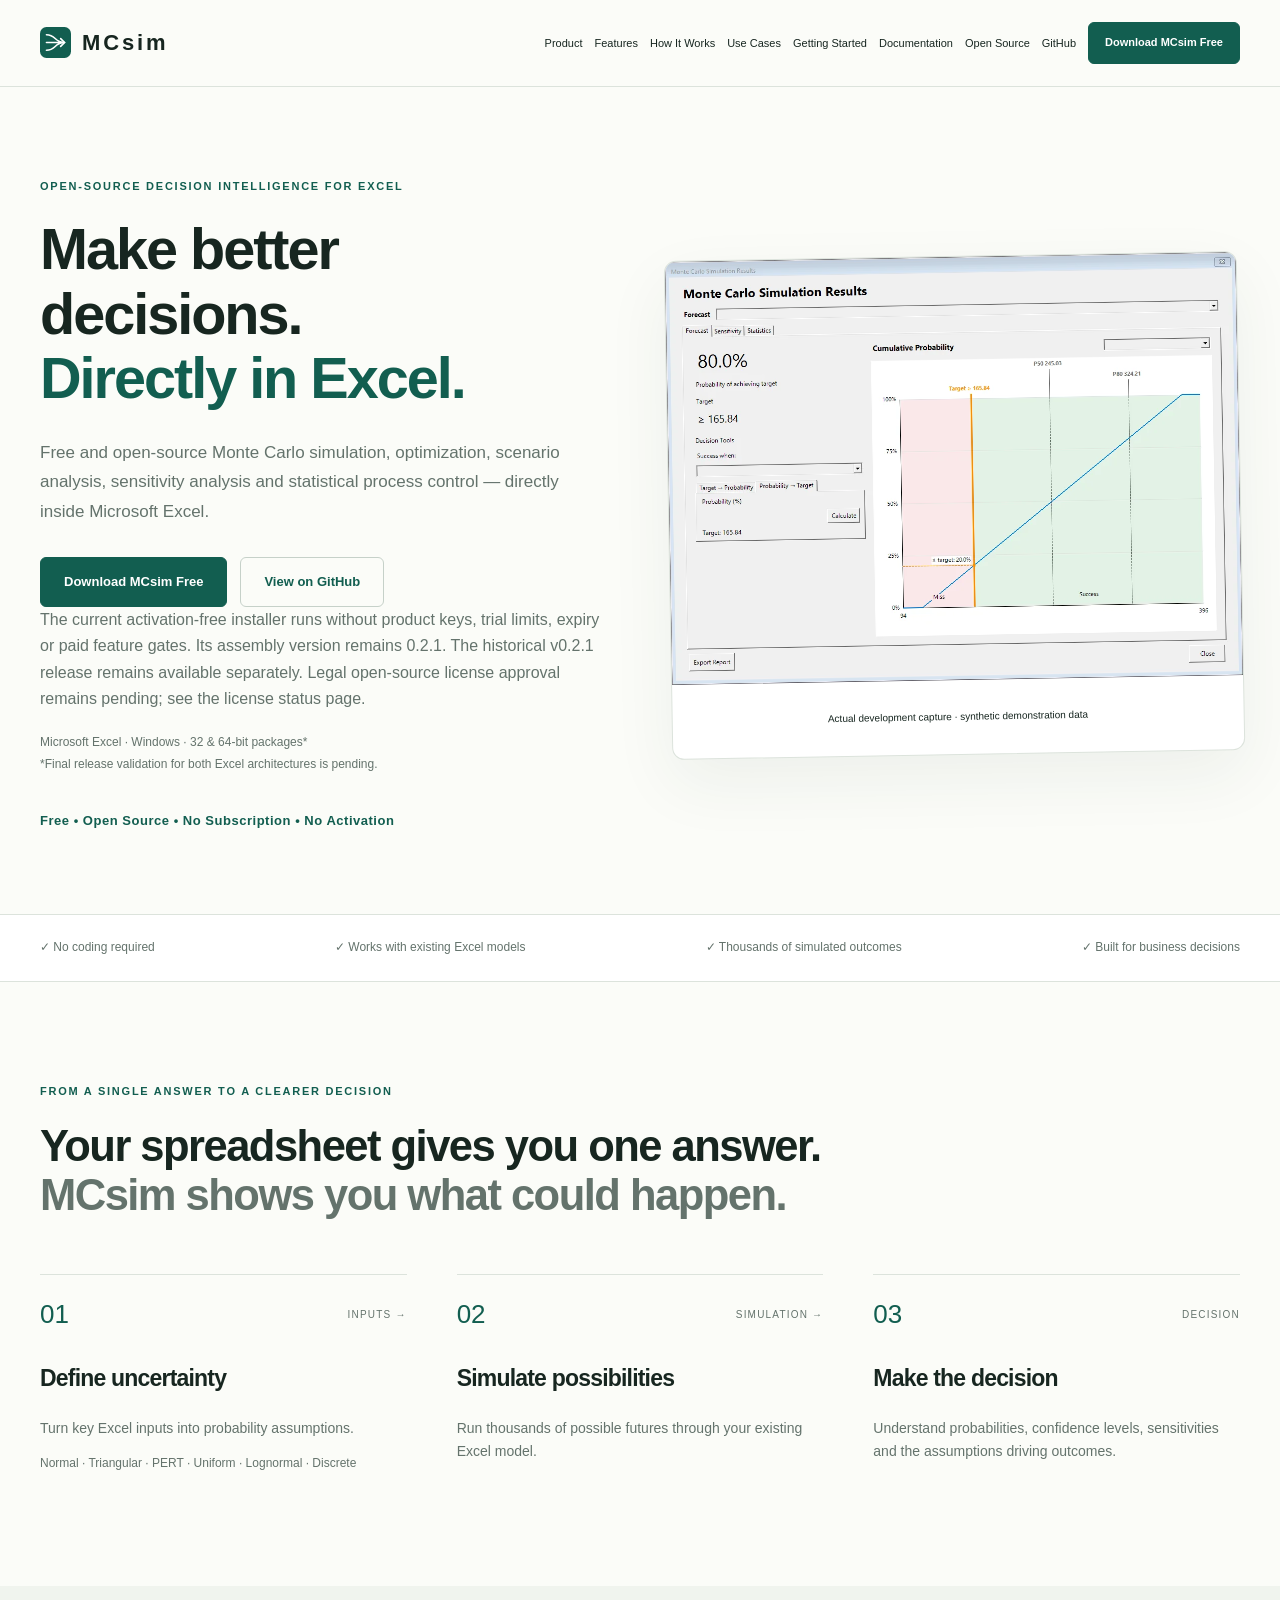
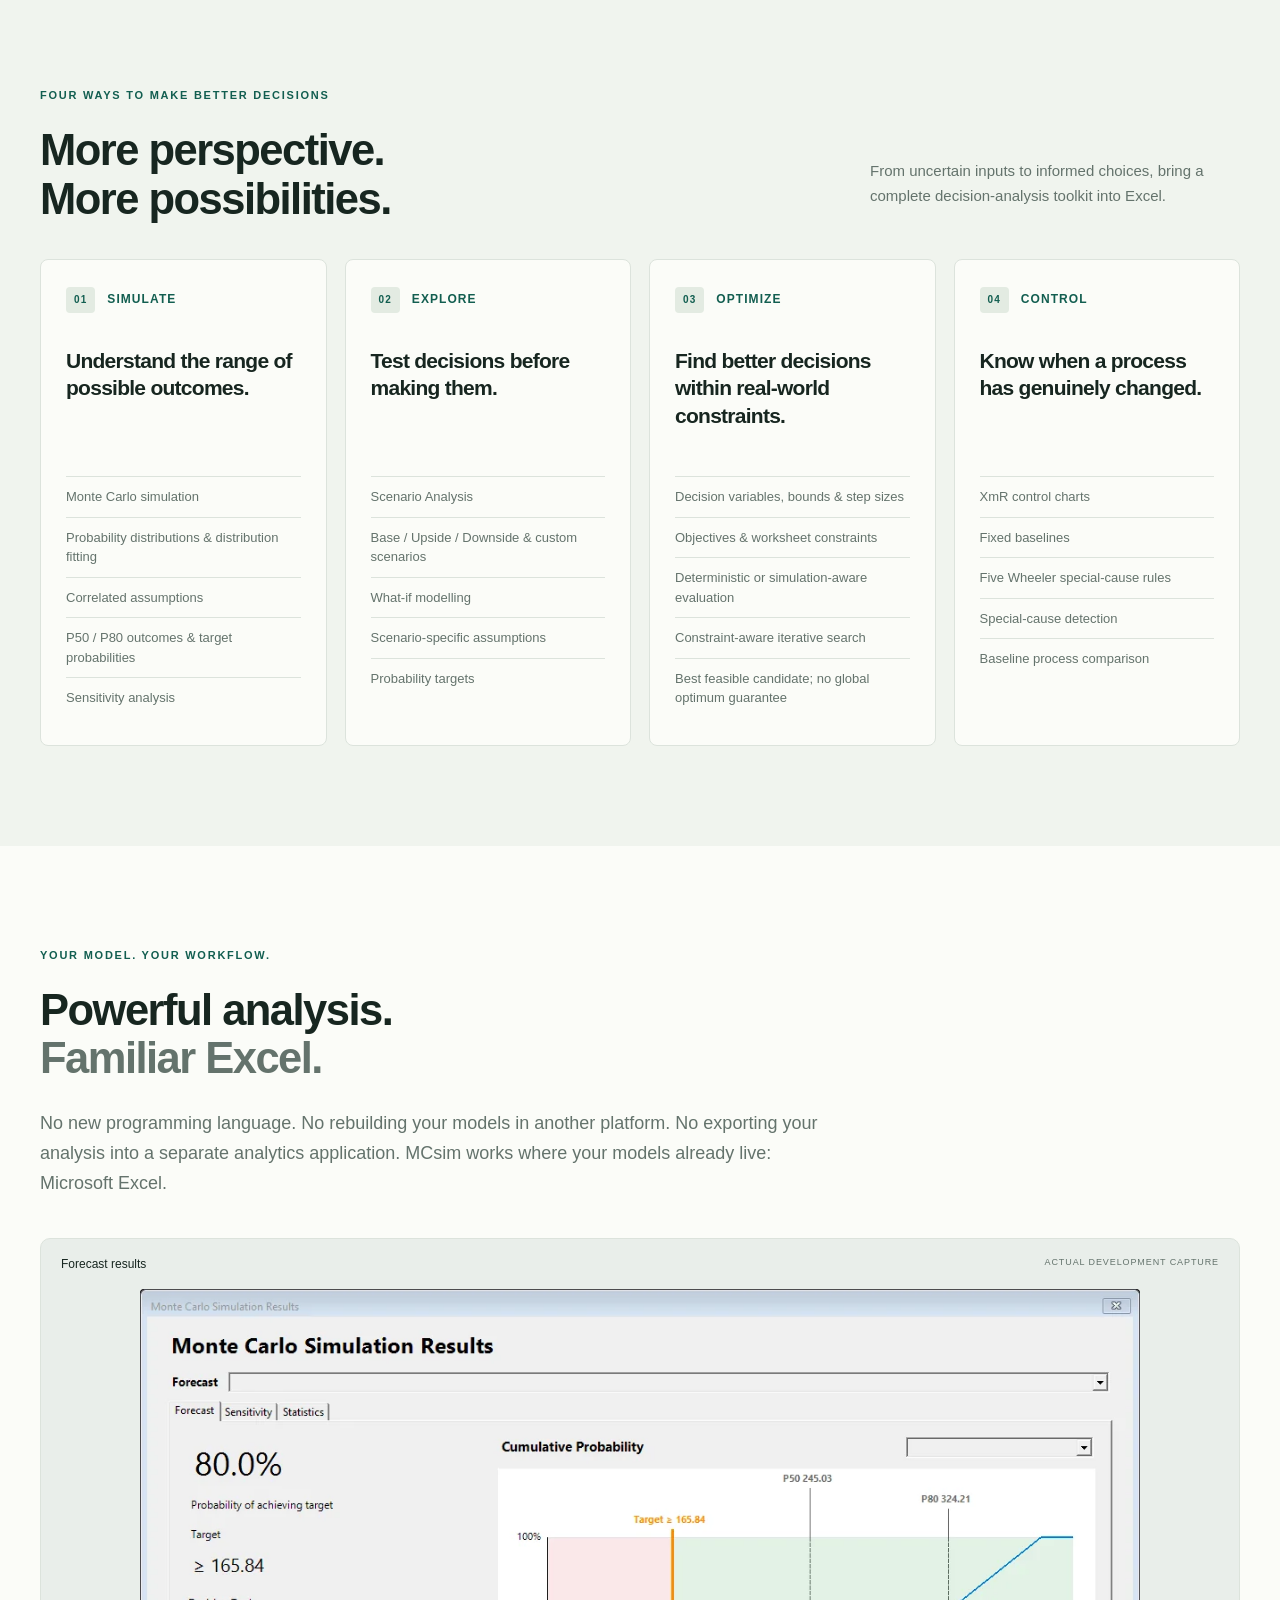
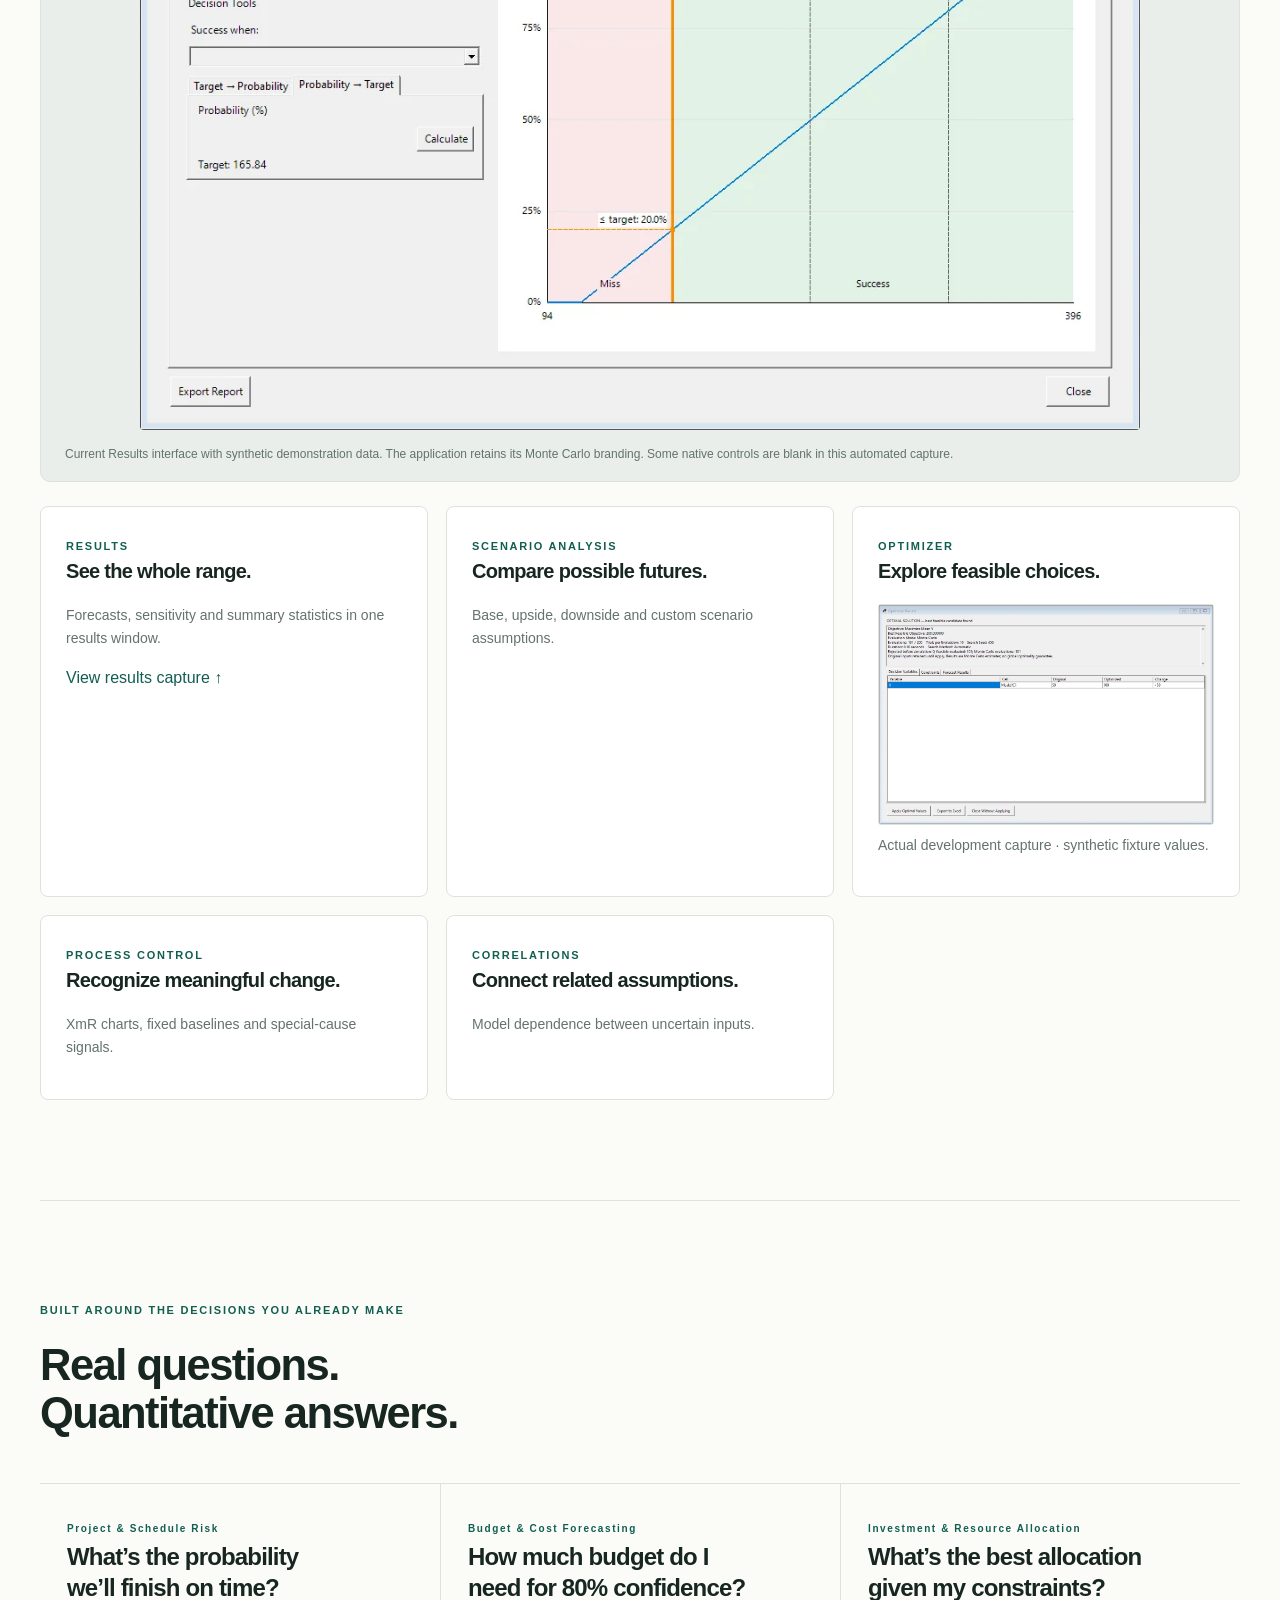
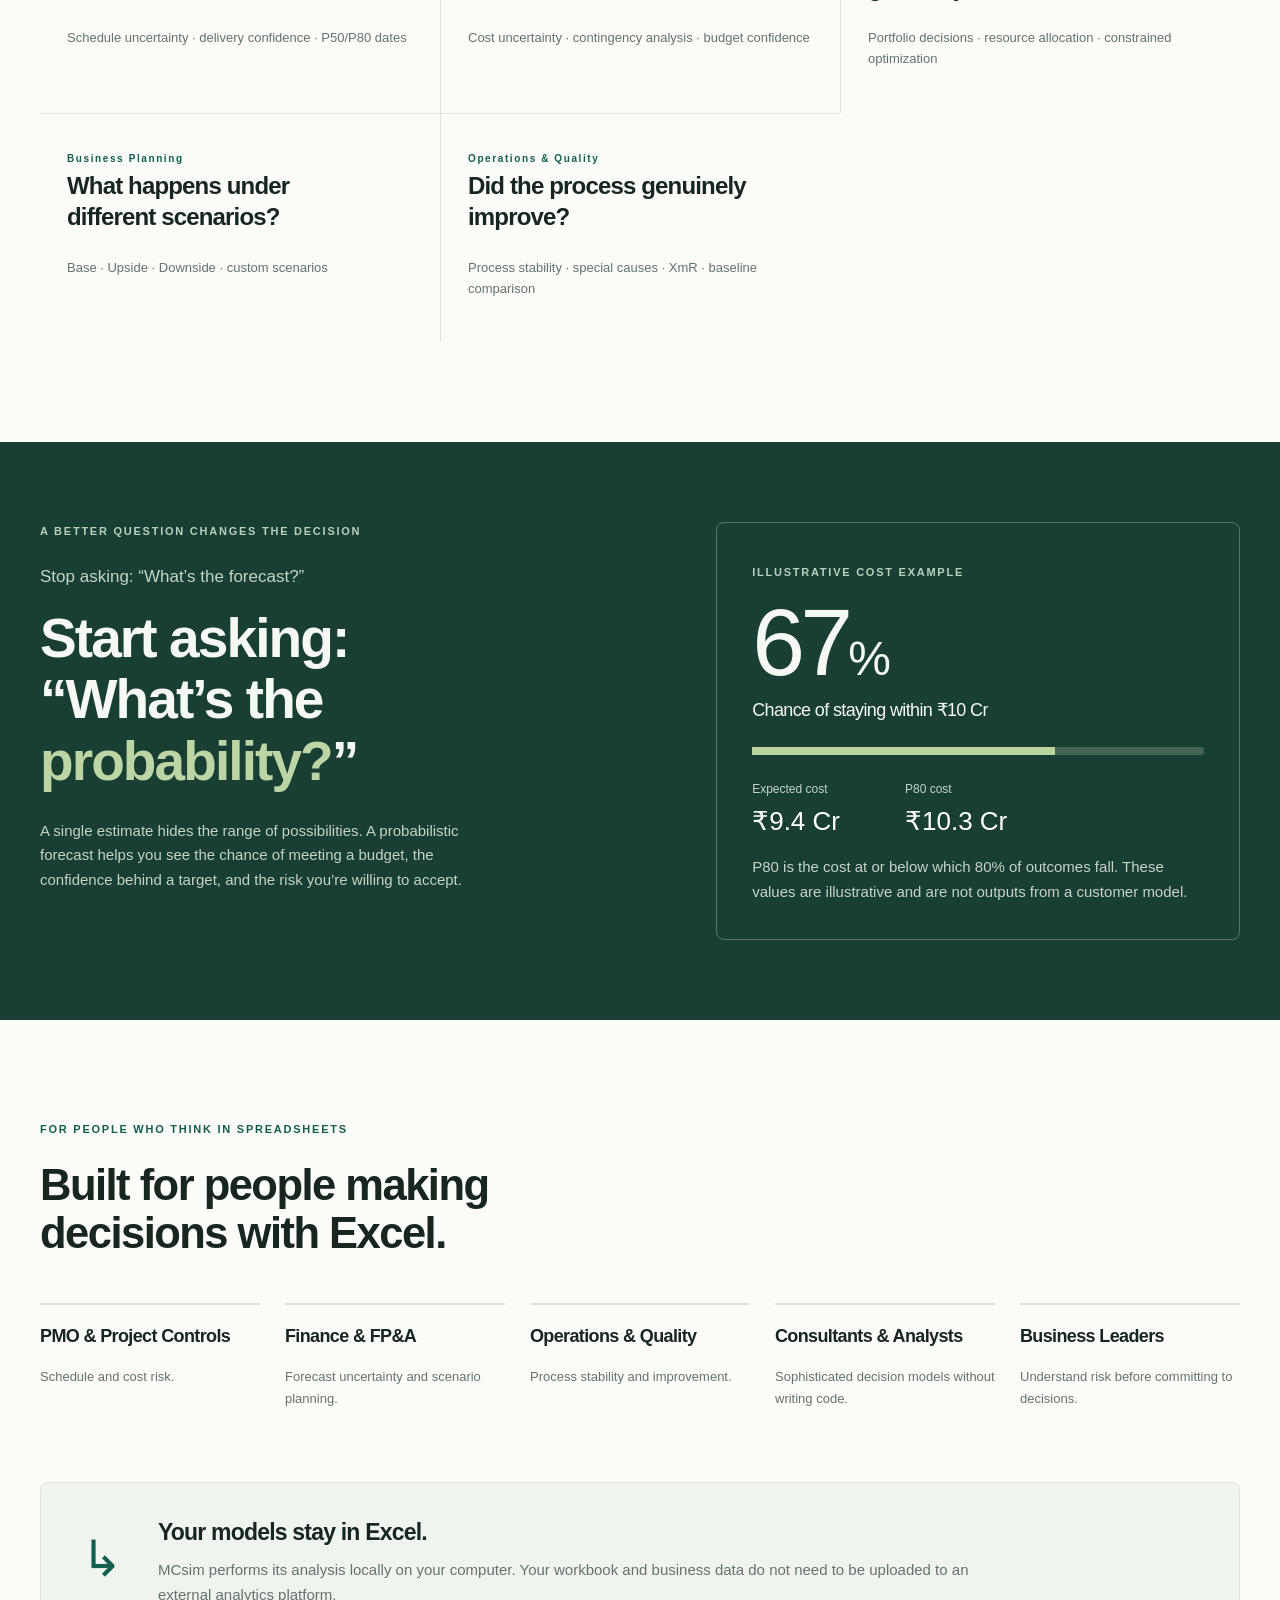
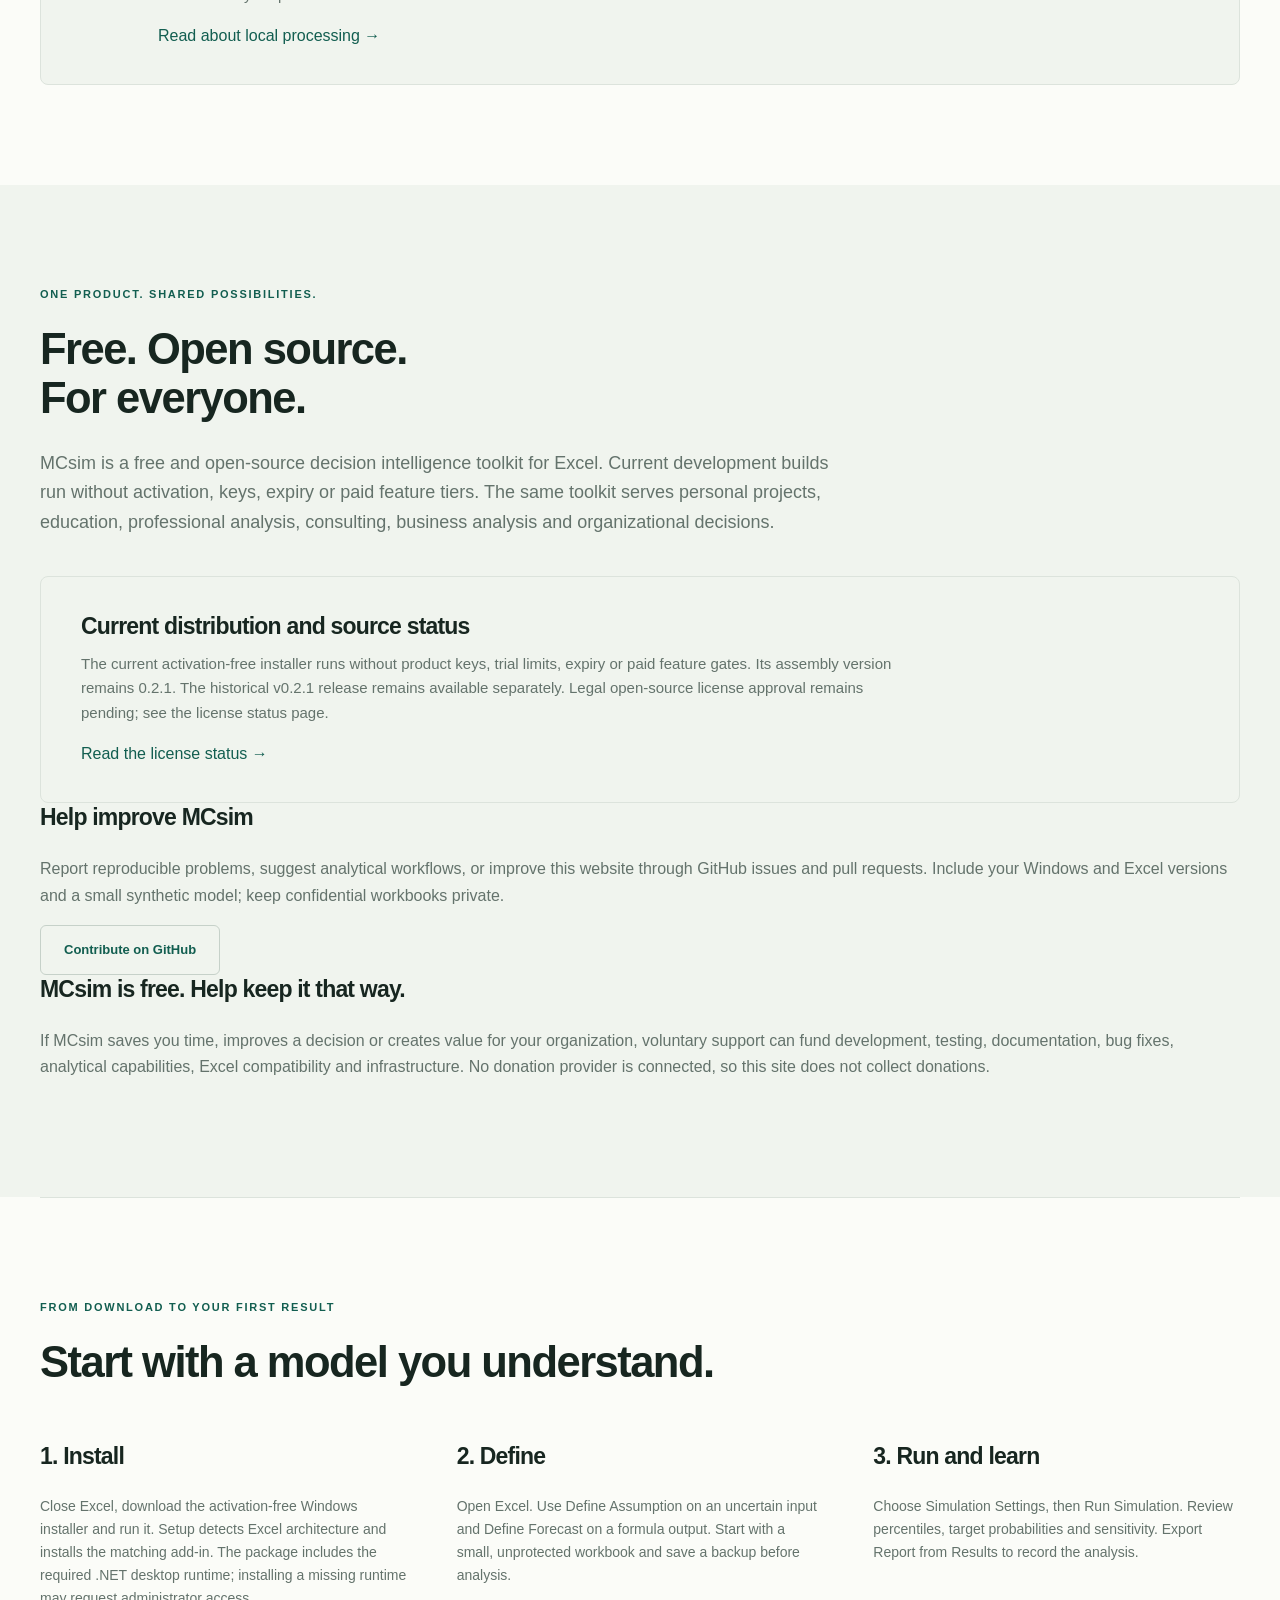
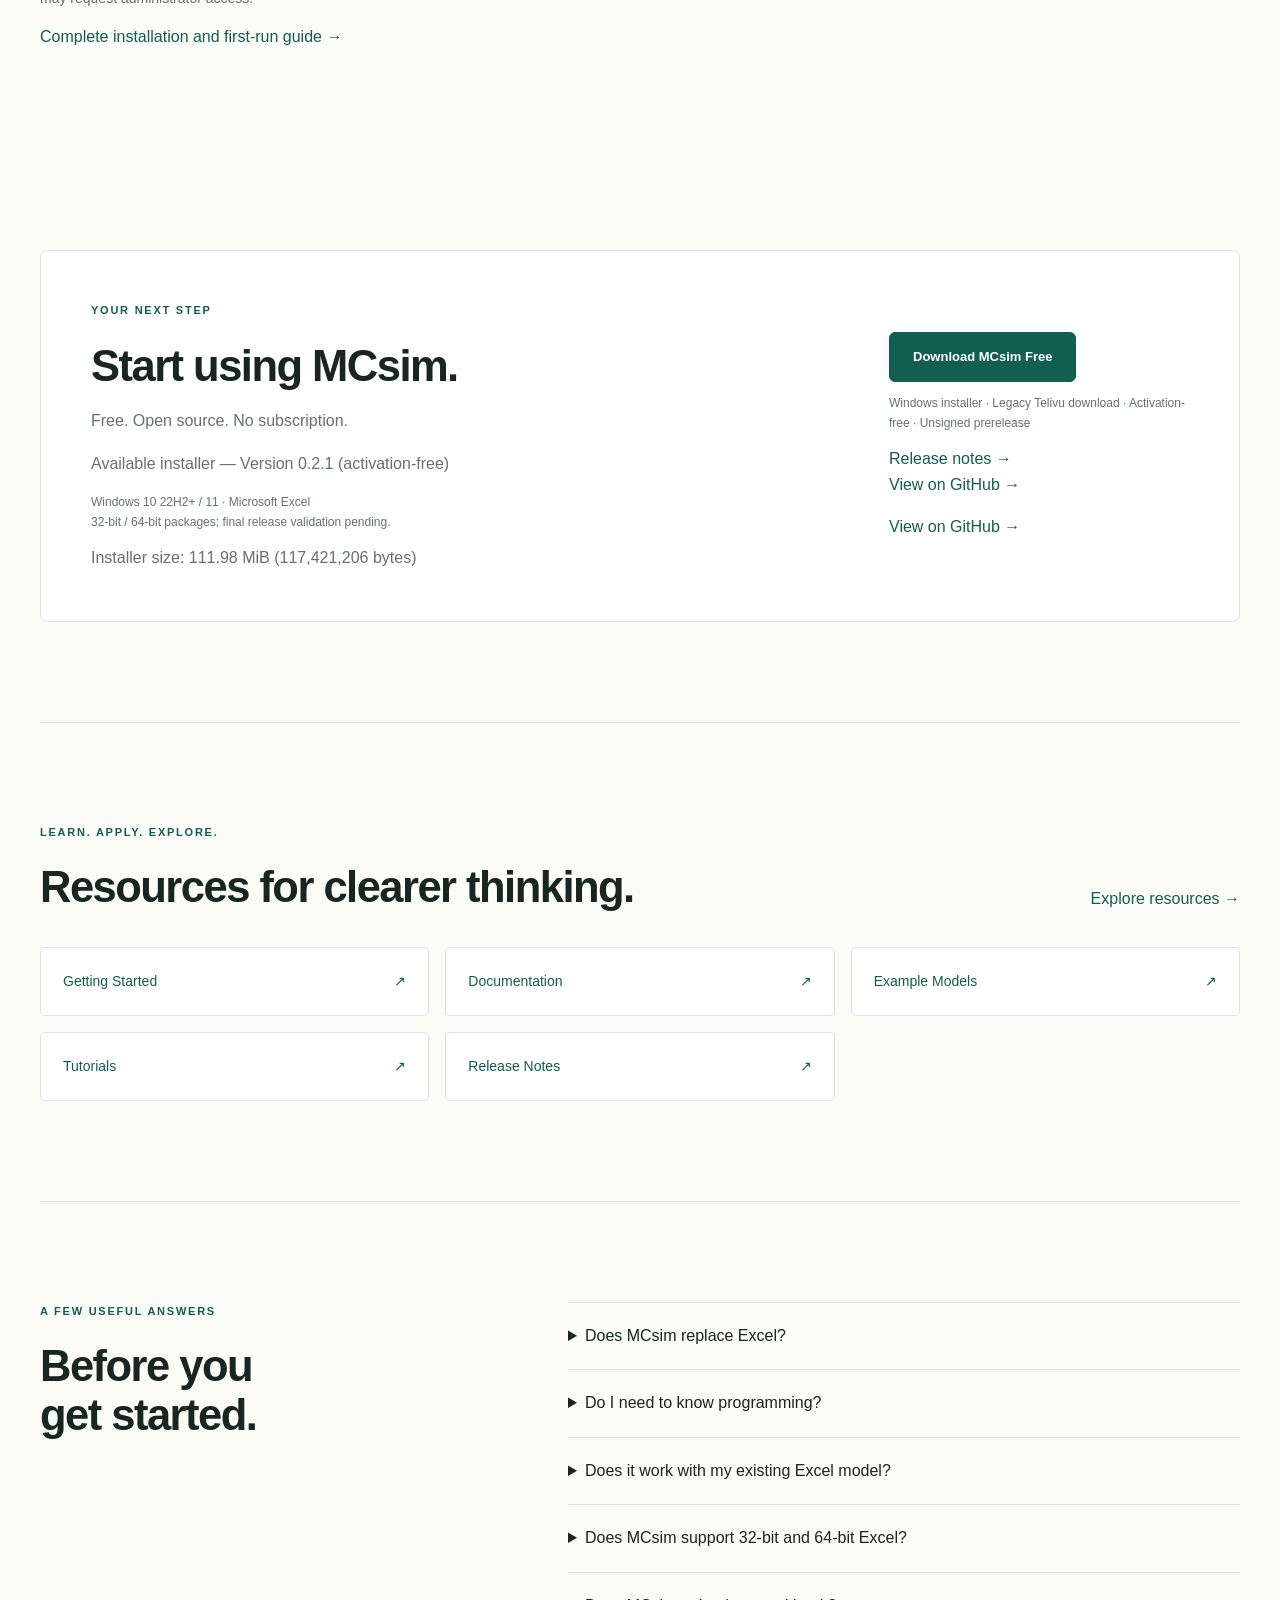
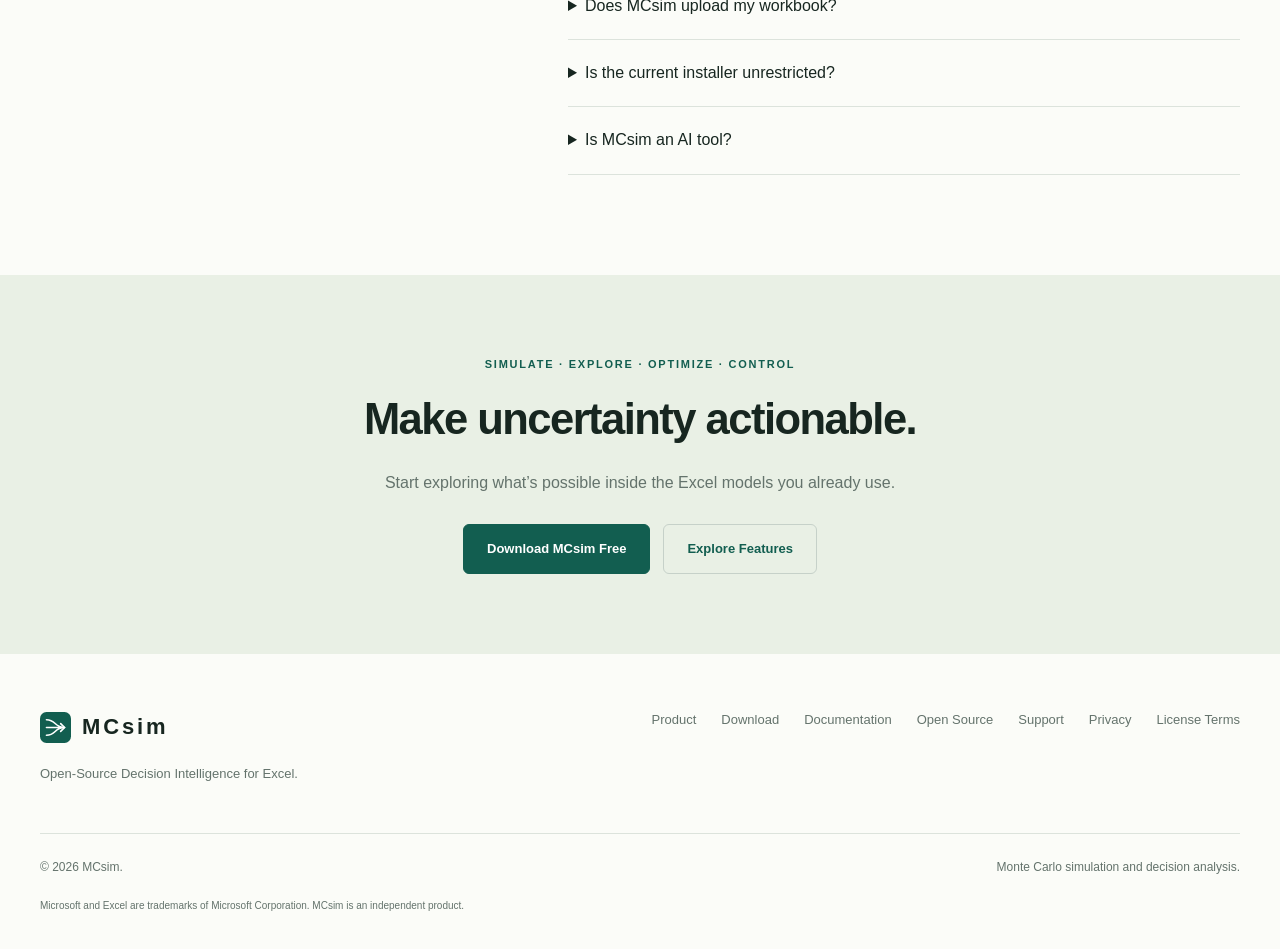
<file: site/index.html>
<!doctype html><html lang="en"><head>
<meta charset="utf-8"><meta name="viewport" content="width=device-width, initial-scale=1">
<title>MCsim — Open-Source Decision Intelligence for Excel</title>
<meta name="description" content="Simulation, scenario analysis, optimization and statistical process control directly inside Microsoft Excel. Turn uncertainty into better decisions with MCsim.">
<meta property="og:type" content="website"><meta property="og:title" content="MCsim — Open-Source Decision Intelligence for Excel"><meta property="og:description" content="Clarity in uncertainty. Decision analysis for Excel.">
<meta name="twitter:card" content="summary_large_image"><meta name="twitter:title" content="MCsim — Open-Source Decision Intelligence for Excel"><meta name="twitter:description" content="Simulation, scenarios, optimization and process control for Excel."><meta name="theme-color" content="#125e50">
<link rel="icon" href="assets/brand/mark.svg" type="image/svg+xml"><link rel="stylesheet" href="css/site.css"><script src="site-config.js?release=mcsim-1" defer></script><script src="js/site.js?release=mcsim-1" defer></script>
</head><body>
<a class="skip" href="#main">Skip to content</a>
<header class="header"><div class="wrap nav"><a class="brand" href="index.html"><img src="assets/brand/mark.svg" width="31" height="31" alt="">MCsim</a><button class="menu-toggle" aria-controls="navigation" aria-expanded="false" hidden>Menu ☰</button><nav id="navigation" aria-label="Main navigation"><a href="index.html#product">Product</a><a href="index.html#features">Features</a><a href="index.html#how-it-works">How It Works</a><a href="index.html#use-cases">Use Cases</a><a href="index.html#getting-started">Getting Started</a><a href="index.html#resources">Documentation</a><a href="index.html#open-source">Open Source</a><a href="https://github.com/unrealvijay1/decision-risk-intelligence-excel">GitHub</a><a class="button small" data-download href="index.html#download">Download MCsim Free</a></nav></div></header>
<main id="main">
<section class="hero wrap"><div class="hero-copy"><p class="eyebrow">OPEN-SOURCE DECISION INTELLIGENCE FOR EXCEL</p><h1>Make better decisions.<br><em>Directly in Excel.</em></h1><p class="lead">Free and open-source Monte Carlo simulation, optimization, scenario analysis, sensitivity analysis and statistical process control — directly inside Microsoft Excel.</p><div class="actions"><a class="button" data-download href="#download">Download MCsim Free</a><a class="button secondary" href="https://github.com/unrealvijay1/decision-risk-intelligence-excel">View on GitHub</a></div><p>The current activation-free installer runs without product keys, trial limits, expiry or paid feature gates. Its assembly version remains 0.2.1. The historical v0.2.1 release remains available separately. Legal open-source license approval remains pending; see the license status page.</p><p class="compatibility">Microsoft Excel · Windows · 32 &amp; 64-bit packages*</p><p class="fine">*Final release validation for both Excel architectures is pending.</p><div class="capabilities">Free • Open Source • No Subscription • No Activation</div></div>
<figure class="hero-visual"><img src="assets/product/results.webp" width="1120" height="830" alt="Actual MCsim forecast results with cumulative probabilities and target calculator"><figcaption class="visual-note">Actual development capture · synthetic demonstration data</figcaption></figure></section>
<div class="value-strip"><div class="wrap"><span>✓ No coding required</span><span>✓ Works with existing Excel models</span><span>✓ Thousands of simulated outcomes</span><span>✓ Built for business decisions</span></div></div>
<section class="section wrap" id="product"><p class="eyebrow">FROM A SINGLE ANSWER TO A CLEARER DECISION</p><h2>Your spreadsheet gives you one answer.<br><span class="muted">MCsim shows you what could happen.</span></h2><div class="steps" id="how-it-works"><article><span class="step-number">01 <span>INPUTS →</span></span><h3>Define uncertainty</h3><p>Turn key Excel inputs into probability assumptions.</p><p class="fine">Normal · Triangular · PERT · Uniform · Lognormal · Discrete</p></article><article><span class="step-number">02 <span>SIMULATION →</span></span><h3>Simulate possibilities</h3><p>Run thousands of possible futures through your existing Excel model.</p></article><article><span class="step-number">03 <span>DECISION</span></span><h3>Make the decision</h3><p>Understand probabilities, confidence levels, sensitivities and the assumptions driving outcomes.</p></article></div></section>
<section class="tinted" id="features"><div class="section wrap"><div class="section-intro"><div><p class="eyebrow">FOUR WAYS TO MAKE BETTER DECISIONS</p><h2>More perspective.<br>More possibilities.</h2></div><p>From uncertain inputs to informed choices, bring a complete decision-analysis toolkit into Excel.</p></div><div class="pillars">
<article class="pillar"><div class="pillar-label"><span>01</span> SIMULATE</div><h3>Understand the range of possible outcomes.</h3><ul><li>Monte Carlo simulation</li><li>Probability distributions &amp; distribution fitting</li><li>Correlated assumptions</li><li>P50 / P80 outcomes &amp; target probabilities</li><li>Sensitivity analysis</li></ul></article>
<article class="pillar"><div class="pillar-label"><span>02</span> EXPLORE</div><h3>Test decisions before making them.</h3><ul><li>Scenario Analysis</li><li>Base / Upside / Downside &amp; custom scenarios</li><li>What-if modelling</li><li>Scenario-specific assumptions</li><li>Probability targets</li></ul></article>
<article class="pillar"><div class="pillar-label"><span>03</span> OPTIMIZE</div><h3>Find better decisions within real-world constraints.</h3><ul><li>Decision variables, bounds &amp; step sizes</li><li>Objectives &amp; worksheet constraints</li><li>Deterministic or simulation-aware evaluation</li><li>Constraint-aware iterative search</li><li>Best feasible candidate; no global optimum guarantee</li></ul></article>
<article class="pillar"><div class="pillar-label"><span>04</span> CONTROL</div><h3>Know when a process has genuinely changed.</h3><ul><li>XmR control charts</li><li>Fixed baselines</li><li>Five Wheeler special-cause rules</li><li>Special-cause detection</li><li>Baseline process comparison</li></ul></article>
</div></div></section>
<section class="section wrap" id="showcase"><p class="eyebrow">YOUR MODEL. YOUR WORKFLOW.</p><h2>Powerful analysis.<br><span class="muted">Familiar Excel.</span></h2><p class="section-lead">No new programming language. No rebuilding your models in another platform. No exporting your analysis into a separate analytics application. MCsim works where your models already live: Microsoft Excel.</p><figure class="product-shot"><div class="shot-heading"><span>Forecast results</span><span>ACTUAL DEVELOPMENT CAPTURE</span></div><img src="assets/product/results.webp" width="1120" height="830" loading="lazy" alt="Actual Results window with cumulative probability, P50 and P80 markers, target calculator and Export Report button"><figcaption>Current Results interface with synthetic demonstration data. The application retains its Monte Carlo branding. Some native controls are blank in this automated capture.</figcaption></figure><div class="showcase-grid">
<article class="showcase-card"><span class="eyebrow">RESULTS</span><h3>See the whole range.</h3><p>Forecasts, sensitivity and summary statistics in one results window.</p><a href="#showcase">View results capture ↑</a></article>
<article class="showcase-card"><span class="eyebrow">SCENARIO ANALYSIS</span><h3>Compare possible futures.</h3><p>Base, upside, downside and custom scenario assumptions.</p></article>
<article class="showcase-card"><span class="eyebrow">OPTIMIZER</span><h3>Explore feasible choices.</h3><img src="assets/product/optimizer.webp" width="1097" height="719" loading="lazy" alt="Actual Optimizer Results capture with a best feasible candidate, decision variables, Apply and Export controls"><p class="fine">Actual development capture · synthetic fixture values.</p></article>
<article class="showcase-card"><span class="eyebrow">PROCESS CONTROL</span><h3>Recognize meaningful change.</h3><p>XmR charts, fixed baselines and special-cause signals.</p></article>
<article class="showcase-card"><span class="eyebrow">CORRELATIONS</span><h3>Connect related assumptions.</h3><p>Model dependence between uncertain inputs.</p></article></div></section>
<section class="section wrap border-top" id="use-cases"><p class="eyebrow">BUILT AROUND THE DECISIONS YOU ALREADY MAKE</p><h2>Real questions.<br>Quantitative answers.</h2><div class="use-cases">
<article><span class="eyebrow">Project &amp; Schedule Risk</span><h3>What’s the probability we’ll finish on time?</h3><p>Schedule uncertainty · delivery confidence · P50/P80 dates</p></article>
<article><span class="eyebrow">Budget &amp; Cost Forecasting</span><h3>How much budget do I need for 80% confidence?</h3><p>Cost uncertainty · contingency analysis · budget confidence</p></article>
<article><span class="eyebrow">Investment &amp; Resource Allocation</span><h3>What’s the best allocation given my constraints?</h3><p>Portfolio decisions · resource allocation · constrained optimization</p></article>
<article><span class="eyebrow">Business Planning</span><h3>What happens under different scenarios?</h3><p>Base · Upside · Downside · custom scenarios</p></article>
<article><span class="eyebrow">Operations &amp; Quality</span><h3>Did the process genuinely improve?</h3><p>Process stability · special causes · XmR · baseline comparison</p></article></div></section>
<section class="probability-section"><div class="wrap probability-inner"><div><p class="eyebrow">A BETTER QUESTION CHANGES THE DECISION</p><p class="old-question">Stop asking: “What’s the forecast?”</p><h2>Start asking:<br>“What’s the<br><em>probability?</em>”</h2><p>A single estimate hides the range of possibilities. A probabilistic forecast helps you see the chance of meeting a budget, the confidence behind a target, and the risk you’re willing to accept.</p></div><div class="probability-explanation"><span class="eyebrow">ILLUSTRATIVE COST EXAMPLE</span><div class="large-stat">67<span>%</span></div><h3>Chance of staying within ₹10 Cr</h3><div class="probability-meter" aria-hidden="true"><span></span></div><div class="stat-pair"><p>Expected cost<strong>₹9.4 Cr</strong></p><p>P80 cost<strong>₹10.3 Cr</strong></p></div><p class="fine">P80 is the cost at or below which 80% of outcomes fall. These values are illustrative and are not outputs from a customer model.</p></div></div></section>
<section class="section wrap"><p class="eyebrow">FOR PEOPLE WHO THINK IN SPREADSHEETS</p><h2>Built for people making<br>decisions with Excel.</h2><div class="audiences"><article><h3>PMO &amp; Project Controls</h3><p>Schedule and cost risk.</p></article><article><h3>Finance &amp; FP&amp;A</h3><p>Forecast uncertainty and scenario planning.</p></article><article><h3>Operations &amp; Quality</h3><p>Process stability and improvement.</p></article><article><h3>Consultants &amp; Analysts</h3><p>Sophisticated decision models without writing code.</p></article><article><h3>Business Leaders</h3><p>Understand risk before committing to decisions.</p></article></div><div class="local-panel"><span class="local-icon" aria-hidden="true">↳</span><div><h3>Your models stay in Excel.</h3><p>MCsim performs its analysis locally on your computer. Your workbook and business data do not need to be uploaded to an external analytics platform. </p><a href="privacy/">Read about local processing →</a></div></div></section>
<section class="tinted" id="open-source"><div class="section wrap"><p class="eyebrow">ONE PRODUCT. SHARED POSSIBILITIES.</p><h2>Free. Open source.<br>For everyone.</h2><p class="section-lead">MCsim is a free and open-source decision intelligence toolkit for Excel. Current development builds run without activation, keys, expiry or paid feature tiers. The same toolkit serves personal projects, education, professional analysis, consulting, business analysis and organizational decisions.</p><div class="local-panel"><div><h3>Current distribution and source status</h3><p>The current activation-free installer runs without product keys, trial limits, expiry or paid feature gates. Its assembly version remains 0.2.1. The historical v0.2.1 release remains available separately. Legal open-source license approval remains pending; see the license status page.</p><a href="license/">Read the license status →</a></div></div><h3>Help improve MCsim</h3><p>Report reproducible problems, suggest analytical workflows, or improve this website through GitHub issues and pull requests. Include your Windows and Excel versions and a small synthetic model; keep confidential workbooks private.</p><a class="button secondary" href="https://github.com/unrealvijay1/decision-risk-intelligence-excel/issues">Contribute on GitHub</a><h3>MCsim is free. Help keep it that way.</h3><p>If MCsim saves you time, improves a decision or creates value for your organization, voluntary support can fund development, testing, documentation, bug fixes, analytical capabilities, Excel compatibility and infrastructure. No donation provider is connected, so this site does not collect donations.</p></div></section>
<section class="section wrap border-top" id="getting-started"><p class="eyebrow">FROM DOWNLOAD TO YOUR FIRST RESULT</p><h2>Start with a model you understand.</h2><div class="steps"><article><h3>1. Install</h3><p>Close Excel, download the activation-free Windows installer and run it. Setup detects Excel architecture and installs the matching add-in. The package includes the required .NET desktop runtime; installing a missing runtime may request administrator access.</p></article><article><h3>2. Define</h3><p>Open Excel. Use Define Assumption on an uncertain input and Define Forecast on a formula output. Start with a small, unprotected workbook and save a backup before analysis.</p></article><article><h3>3. Run and learn</h3><p>Choose Simulation Settings, then Run Simulation. Review percentiles, target probabilities and sensitivity. Export Report from Results to record the analysis.</p></article></div><a href="resources/getting-started/">Complete installation and first-run guide →</a></section><section class="section wrap" id="download"><div class="download-panel"><div><p class="eyebrow">YOUR NEXT STEP</p><h2>Start using MCsim.</h2><p>Free. Open source. No subscription.</p><p>Available installer — Version <span data-version>0.2.1</span> (activation-free)</p><p class="fine">Windows 10 22H2+ / 11 · Microsoft Excel<br>32-bit / 64-bit packages; final release validation pending.</p><p data-installer-size hidden></p></div><div><a class="button" data-download href="#download">Download MCsim Free</a><p class="fine" data-download-status>Activation-free Windows installer · Unsigned prerelease</p><a data-release-notes href="resources/release-notes/">Release notes →</a><p><a href="https://github.com/unrealvijay1/decision-risk-intelligence-excel">View on GitHub →</a></p><p><a href="https://github.com/unrealvijay1/decision-risk-intelligence-excel">View on GitHub →</a></p></div></div></section>
<section class="section wrap border-top" id="resources"><div class="section-intro"><div><p class="eyebrow">LEARN. APPLY. EXPLORE.</p><h2>Resources for clearer thinking.</h2></div><a href="resources/">Explore resources →</a></div><div class="resource-links"><a href="resources/getting-started/">Getting Started <span>↗</span></a><a href="resources/documentation/">Documentation <span>↗</span></a><a href="resources/example-models/">Example Models <span>↗</span></a><a href="resources/tutorials/">Tutorials <span>↗</span></a><a href="resources/release-notes/">Release Notes <span>↗</span></a></div></section>
<section class="section wrap border-top" id="faq"><div class="faq-layout"><div><p class="eyebrow">A FEW USEFUL ANSWERS</p><h2>Before you<br>get started.</h2></div><div class="faq">
<details><summary>Does MCsim replace Excel?</summary><p>No. MCsim extends Microsoft Excel with decision-analysis capabilities.</p></details>
<details><summary>Do I need to know programming?</summary><p>No. Configure assumptions, forecasts and analysis through the add-in’s interface.</p></details>
<details><summary>Does it work with my existing Excel model?</summary><p>MCsim is designed for Excel-based models. Inputs, forecasts and references must meet supported configuration requirements. Workbook protection, external dependencies and calculation behavior may affect compatibility.</p></details>
<details><summary>Does MCsim support 32-bit and 64-bit Excel?</summary><p>Both x86 and x64 packages are built. Final clean-machine validation for both Excel architectures remains a release gate; the available installer is an unsigned prerelease. Windows is required.</p></details>
<details><summary>Does MCsim upload my workbook?</summary><p>Current analysis runs locally through Excel on your computer. Workbook data is not uploaded to an analytics service. Current licensing also uses local offline validation.</p></details>
<details><summary>Is the current installer unrestricted?</summary><p>The current activation-free installer runs without product keys, trial limits, expiry or paid feature gates. Its assembly version remains 0.2.1. The historical v0.2.1 release remains available separately. Legal open-source license approval remains pending; see the license status page.</p></details>
<details><summary>Is MCsim an AI tool?</summary><p>MCsim is a quantitative decision-analysis tool. Its core simulation, optimization and statistical methods produce analytical results rather than relying on generative AI. Fixed seeds support reproducible simulations under the same model and settings.</p></details>
</div></div></section>
<section class="closing"><div class="wrap"><p class="eyebrow">SIMULATE · EXPLORE · OPTIMIZE · CONTROL</p><h2>Make uncertainty actionable.</h2><p>Start exploring what’s possible inside the Excel models you already use.</p><div class="actions"><a class="button" data-download href="#download">Download MCsim Free</a><a class="button secondary" href="#features">Explore Features</a></div></div></section>
</main>
<footer class="footer"><div class="wrap"><div class="footer-top"><div><a class="brand" href="index.html"><img src="assets/brand/mark.svg" width="31" height="31" alt="">MCsim</a><p>Open-Source Decision Intelligence for Excel.</p></div><nav aria-label="Footer"><a href="index.html#product">Product</a><a href="index.html#download">Download</a><a href="resources/documentation/">Documentation</a><a href="index.html#open-source">Open Source</a><a href="support/">Support</a><a href="privacy/">Privacy</a><a href="license/">License Terms</a></nav></div><div class="footer-bottom"><span>© 2026 MCsim.</span><span>Monte Carlo simulation and decision analysis.</span></div><p class="fine">Microsoft and Excel are trademarks of Microsoft Corporation. MCsim is an independent product.</p></div></footer>
</body></html>
</file>
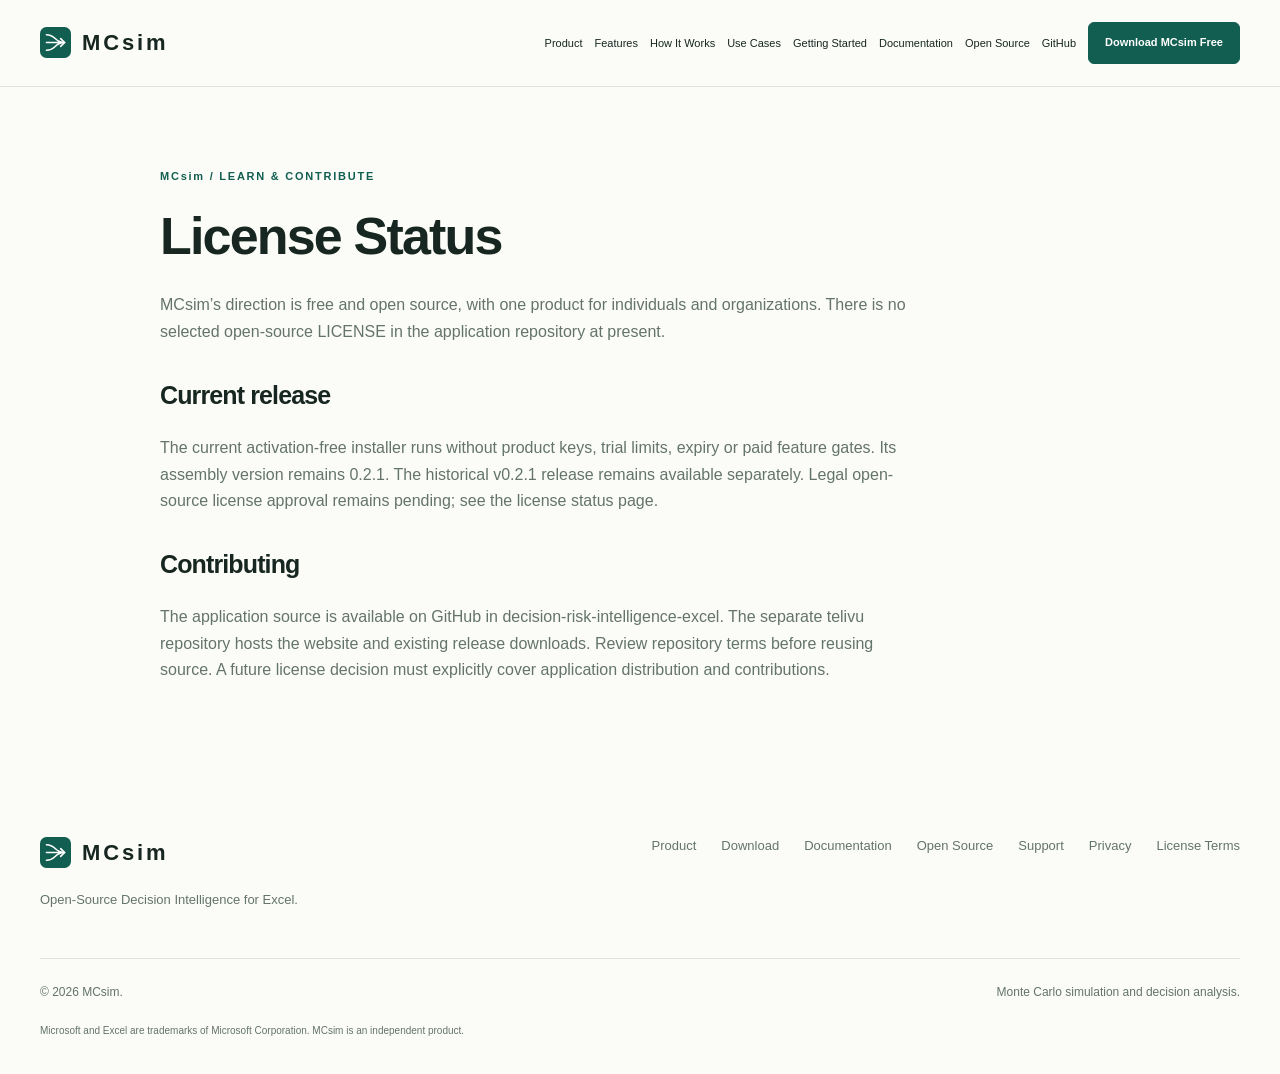
<file: site/license/index.html>
<!doctype html><html lang="en"><head><meta charset="utf-8"><meta name="viewport" content="width=device-width, initial-scale=1"><title>License Status — MCsim</title><meta name="description" content="License Status for MCsim, the Excel decision intelligence toolkit."><link rel="stylesheet" href="../css/site.css"><script src="../site-config.js?release=mcsim-1" defer></script><script src="../js/site.js?release=mcsim-1" defer></script></head><body><header class="header"><div class="wrap nav"><a class="brand" href="../index.html"><img src="../assets/brand/mark.svg" width="31" height="31" alt="">MCsim</a><button class="menu-toggle" aria-controls="navigation" aria-expanded="false" hidden>Menu ☰</button><nav id="navigation" aria-label="Main navigation"><a href="../index.html#product">Product</a><a href="../index.html#features">Features</a><a href="../index.html#how-it-works">How It Works</a><a href="../index.html#use-cases">Use Cases</a><a href="../index.html#getting-started">Getting Started</a><a href="../index.html#resources">Documentation</a><a href="../index.html#open-source">Open Source</a><a href="https://github.com/unrealvijay1/decision-risk-intelligence-excel">GitHub</a><a class="button small" data-download href="../index.html#download">Download MCsim Free</a></nav></div></header><main class="document wrap" id="main"><p class="eyebrow">MCsim / LEARN & CONTRIBUTE</p><h1>License Status</h1><p>MCsim’s direction is free and open source, with one product for individuals and organizations. There is no selected open-source LICENSE in the application repository at present.</p><h2>Current release</h2><p>The current activation-free installer runs without product keys, trial limits, expiry or paid feature gates. Its assembly version remains 0.2.1. The historical v0.2.1 release remains available separately. Legal open-source license approval remains pending; see the license status page.</p><h2>Contributing</h2><p>The application source is available on GitHub in decision-risk-intelligence-excel. The separate telivu repository hosts the website and existing release downloads. Review repository terms before reusing source. A future license decision must explicitly cover application distribution and contributions.</p></main><footer class="footer"><div class="wrap"><div class="footer-top"><div><a class="brand" href="../index.html"><img src="../assets/brand/mark.svg" width="31" height="31" alt="">MCsim</a><p>Open-Source Decision Intelligence for Excel.</p></div><nav aria-label="Footer"><a href="../index.html#product">Product</a><a href="../index.html#download">Download</a><a href="../resources/documentation/">Documentation</a><a href="../index.html#open-source">Open Source</a><a href="../support/">Support</a><a href="../privacy/">Privacy</a><a href="../license/">License Terms</a></nav></div><div class="footer-bottom"><span>© 2026 MCsim.</span><span>Monte Carlo simulation and decision analysis.</span></div><p class="fine">Microsoft and Excel are trademarks of Microsoft Corporation. MCsim is an independent product.</p></div></footer></body></html>
</file>
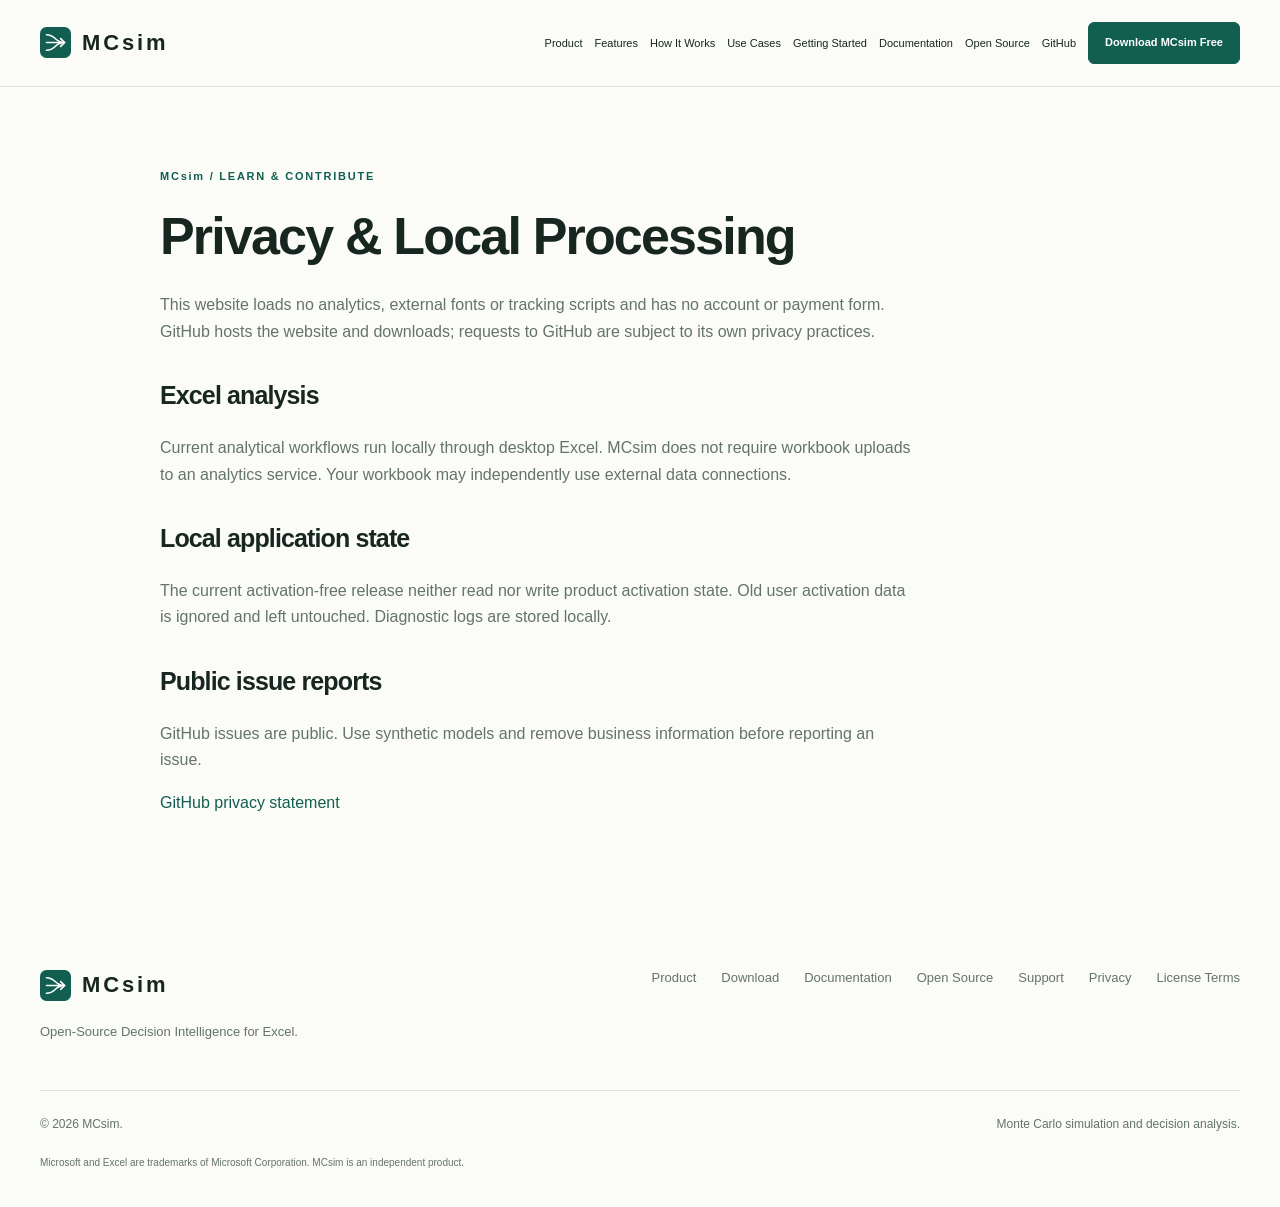
<file: site/privacy/index.html>
<!doctype html><html lang="en"><head><meta charset="utf-8"><meta name="viewport" content="width=device-width, initial-scale=1"><title>Privacy & Local Processing — MCsim</title><meta name="description" content="Privacy & Local Processing for MCsim, the Excel decision intelligence toolkit."><link rel="stylesheet" href="../css/site.css"><script src="../site-config.js?release=mcsim-1" defer></script><script src="../js/site.js?release=mcsim-1" defer></script></head><body><header class="header"><div class="wrap nav"><a class="brand" href="../index.html"><img src="../assets/brand/mark.svg" width="31" height="31" alt="">MCsim</a><button class="menu-toggle" aria-controls="navigation" aria-expanded="false" hidden>Menu ☰</button><nav id="navigation" aria-label="Main navigation"><a href="../index.html#product">Product</a><a href="../index.html#features">Features</a><a href="../index.html#how-it-works">How It Works</a><a href="../index.html#use-cases">Use Cases</a><a href="../index.html#getting-started">Getting Started</a><a href="../index.html#resources">Documentation</a><a href="../index.html#open-source">Open Source</a><a href="https://github.com/unrealvijay1/decision-risk-intelligence-excel">GitHub</a><a class="button small" data-download href="../index.html#download">Download MCsim Free</a></nav></div></header><main class="document wrap" id="main"><p class="eyebrow">MCsim / LEARN & CONTRIBUTE</p><h1>Privacy & Local Processing</h1><p>This website loads no analytics, external fonts or tracking scripts and has no account or payment form. GitHub hosts the website and downloads; requests to GitHub are subject to its own privacy practices.</p><h2>Excel analysis</h2><p>Current analytical workflows run locally through desktop Excel. MCsim does not require workbook uploads to an analytics service. Your workbook may independently use external data connections.</p><h2>Local application state</h2><p>The current activation-free release neither read nor write product activation state. Old user activation data is ignored and left untouched. Diagnostic logs are stored locally.</p><h2>Public issue reports</h2><p>GitHub issues are public. Use synthetic models and remove business information before reporting an issue.</p><p><a href="https://docs.github.com/en/site-policy/privacy-policies/github-general-privacy-statement">GitHub privacy statement</a></p></main><footer class="footer"><div class="wrap"><div class="footer-top"><div><a class="brand" href="../index.html"><img src="../assets/brand/mark.svg" width="31" height="31" alt="">MCsim</a><p>Open-Source Decision Intelligence for Excel.</p></div><nav aria-label="Footer"><a href="../index.html#product">Product</a><a href="../index.html#download">Download</a><a href="../resources/documentation/">Documentation</a><a href="../index.html#open-source">Open Source</a><a href="../support/">Support</a><a href="../privacy/">Privacy</a><a href="../license/">License Terms</a></nav></div><div class="footer-bottom"><span>© 2026 MCsim.</span><span>Monte Carlo simulation and decision analysis.</span></div><p class="fine">Microsoft and Excel are trademarks of Microsoft Corporation. MCsim is an independent product.</p></div></footer></body></html>
</file>
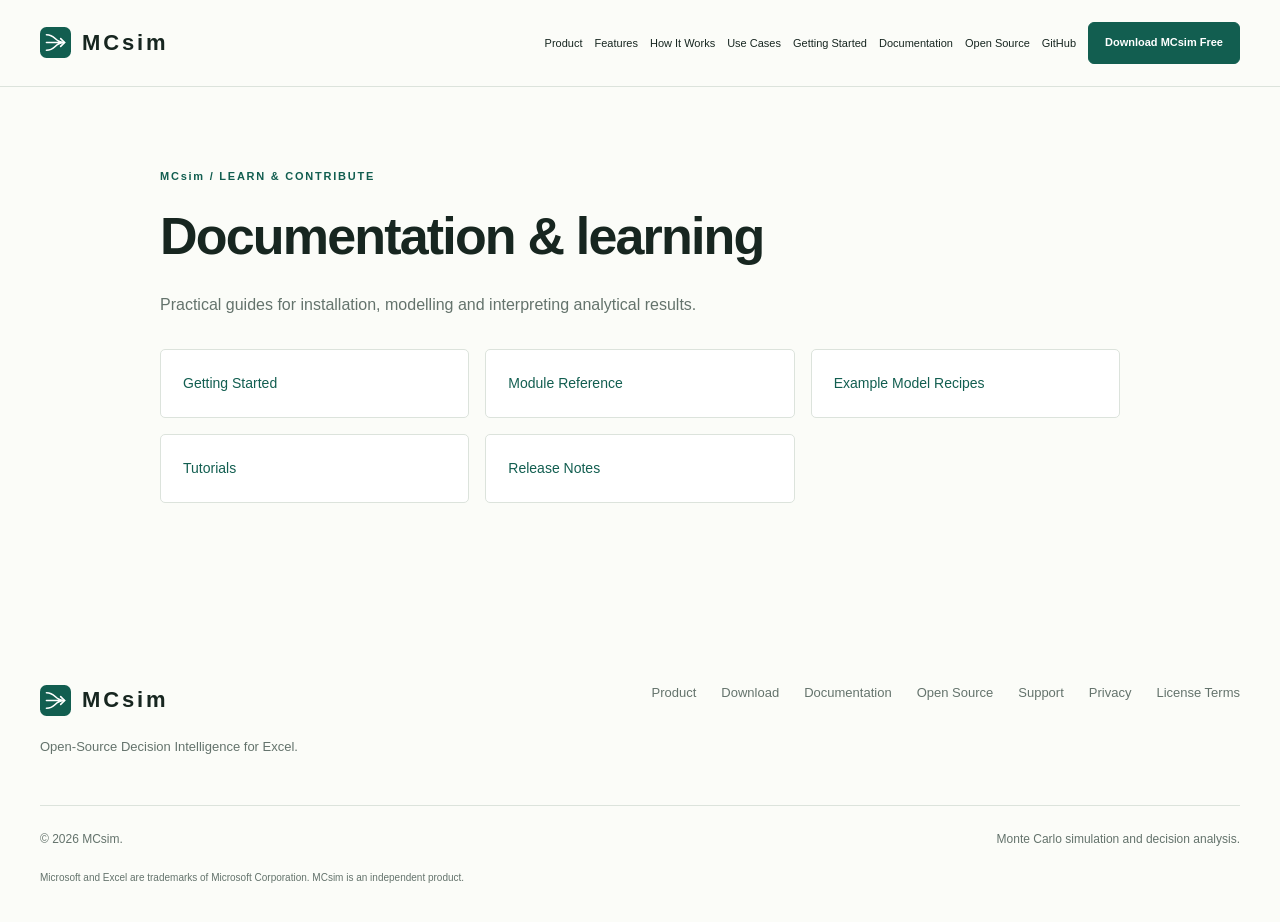
<file: site/resources/index.html>
<!doctype html><html lang="en"><head><meta charset="utf-8"><meta name="viewport" content="width=device-width, initial-scale=1"><title>Documentation & learning — MCsim</title><meta name="description" content="Documentation & learning for MCsim, the Excel decision intelligence toolkit."><link rel="stylesheet" href="../css/site.css"><script src="../site-config.js?release=mcsim-1" defer></script><script src="../js/site.js?release=mcsim-1" defer></script></head><body><header class="header"><div class="wrap nav"><a class="brand" href="../index.html"><img src="../assets/brand/mark.svg" width="31" height="31" alt="">MCsim</a><button class="menu-toggle" aria-controls="navigation" aria-expanded="false" hidden>Menu ☰</button><nav id="navigation" aria-label="Main navigation"><a href="../index.html#product">Product</a><a href="../index.html#features">Features</a><a href="../index.html#how-it-works">How It Works</a><a href="../index.html#use-cases">Use Cases</a><a href="../index.html#getting-started">Getting Started</a><a href="../index.html#resources">Documentation</a><a href="../index.html#open-source">Open Source</a><a href="https://github.com/unrealvijay1/decision-risk-intelligence-excel">GitHub</a><a class="button small" data-download href="../index.html#download">Download MCsim Free</a></nav></div></header><main class="document wrap" id="main"><p class="eyebrow">MCsim / LEARN & CONTRIBUTE</p><h1>Documentation & learning</h1><p>Practical guides for installation, modelling and interpreting analytical results.</p><div class="resource-links"><a href="getting-started/">Getting Started</a><a href="documentation/">Module Reference</a><a href="example-models/">Example Model Recipes</a><a href="tutorials/">Tutorials</a><a href="release-notes/">Release Notes</a></div></main><footer class="footer"><div class="wrap"><div class="footer-top"><div><a class="brand" href="../index.html"><img src="../assets/brand/mark.svg" width="31" height="31" alt="">MCsim</a><p>Open-Source Decision Intelligence for Excel.</p></div><nav aria-label="Footer"><a href="../index.html#product">Product</a><a href="../index.html#download">Download</a><a href="../resources/documentation/">Documentation</a><a href="../index.html#open-source">Open Source</a><a href="../support/">Support</a><a href="../privacy/">Privacy</a><a href="../license/">License Terms</a></nav></div><div class="footer-bottom"><span>© 2026 MCsim.</span><span>Monte Carlo simulation and decision analysis.</span></div><p class="fine">Microsoft and Excel are trademarks of Microsoft Corporation. MCsim is an independent product.</p></div></footer></body></html>
</file>
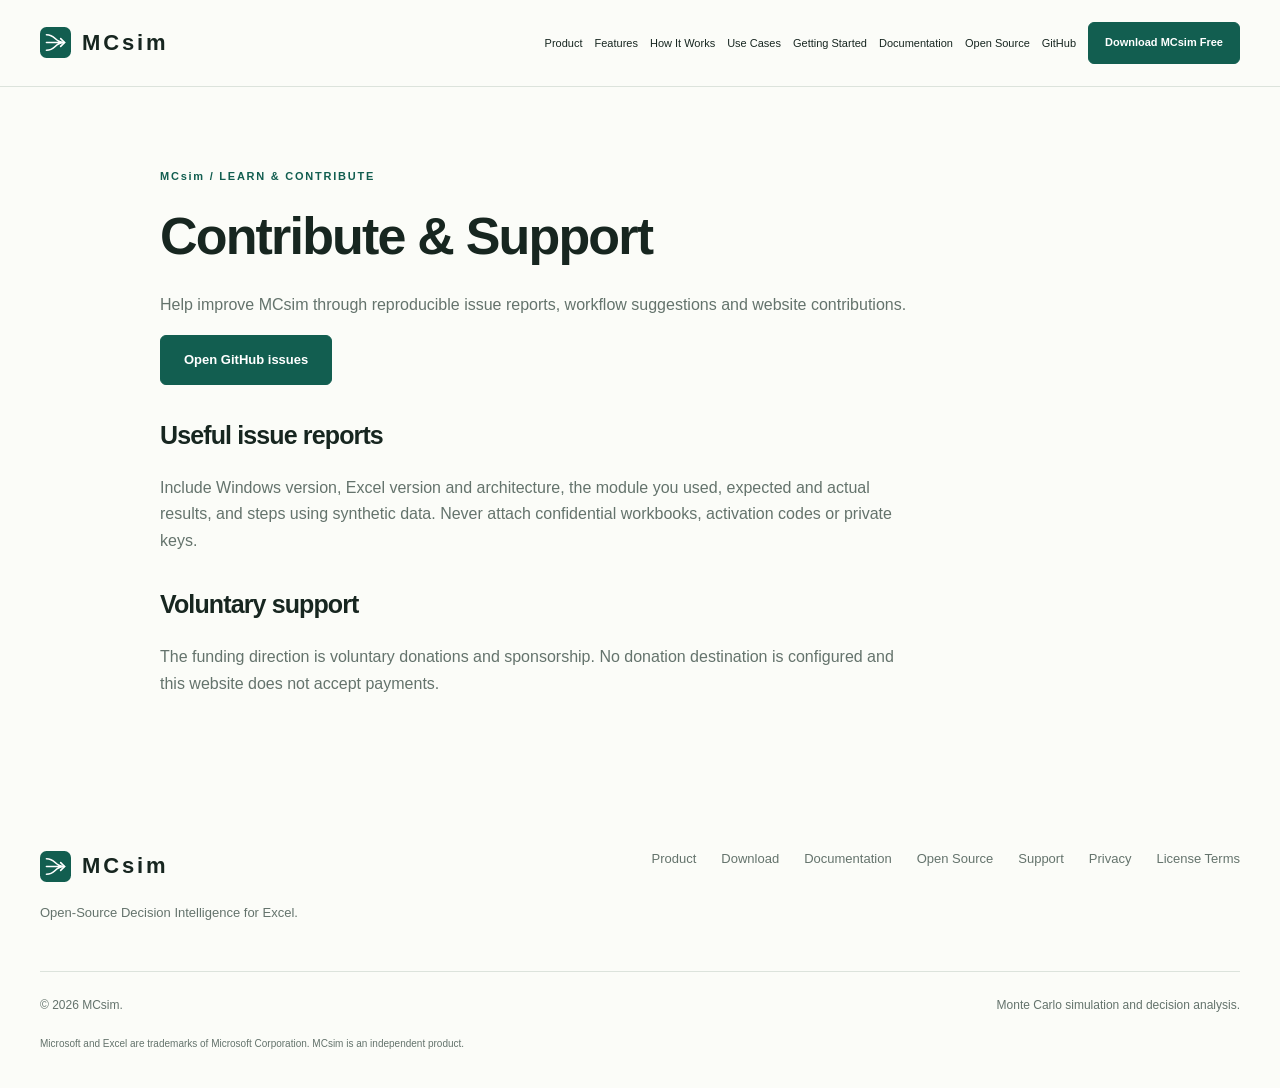
<file: site/support/index.html>
<!doctype html><html lang="en"><head><meta charset="utf-8"><meta name="viewport" content="width=device-width, initial-scale=1"><title>Contribute & Support — MCsim</title><meta name="description" content="Contribute & Support for MCsim, the Excel decision intelligence toolkit."><link rel="stylesheet" href="../css/site.css"><script src="../site-config.js?release=mcsim-1" defer></script><script src="../js/site.js?release=mcsim-1" defer></script></head><body><header class="header"><div class="wrap nav"><a class="brand" href="../index.html"><img src="../assets/brand/mark.svg" width="31" height="31" alt="">MCsim</a><button class="menu-toggle" aria-controls="navigation" aria-expanded="false" hidden>Menu ☰</button><nav id="navigation" aria-label="Main navigation"><a href="../index.html#product">Product</a><a href="../index.html#features">Features</a><a href="../index.html#how-it-works">How It Works</a><a href="../index.html#use-cases">Use Cases</a><a href="../index.html#getting-started">Getting Started</a><a href="../index.html#resources">Documentation</a><a href="../index.html#open-source">Open Source</a><a href="https://github.com/unrealvijay1/decision-risk-intelligence-excel">GitHub</a><a class="button small" data-download href="../index.html#download">Download MCsim Free</a></nav></div></header><main class="document wrap" id="main"><p class="eyebrow">MCsim / LEARN & CONTRIBUTE</p><h1>Contribute & Support</h1><p>Help improve MCsim through reproducible issue reports, workflow suggestions and website contributions.</p><p><a class="button" href="https://github.com/unrealvijay1/decision-risk-intelligence-excel/issues">Open GitHub issues</a></p><h2>Useful issue reports</h2><p>Include Windows version, Excel version and architecture, the module you used, expected and actual results, and steps using synthetic data. Never attach confidential workbooks, activation codes or private keys.</p><h2>Voluntary support</h2><p>The funding direction is voluntary donations and sponsorship. No donation destination is configured and this website does not accept payments.</p></main><footer class="footer"><div class="wrap"><div class="footer-top"><div><a class="brand" href="../index.html"><img src="../assets/brand/mark.svg" width="31" height="31" alt="">MCsim</a><p>Open-Source Decision Intelligence for Excel.</p></div><nav aria-label="Footer"><a href="../index.html#product">Product</a><a href="../index.html#download">Download</a><a href="../resources/documentation/">Documentation</a><a href="../index.html#open-source">Open Source</a><a href="../support/">Support</a><a href="../privacy/">Privacy</a><a href="../license/">License Terms</a></nav></div><div class="footer-bottom"><span>© 2026 MCsim.</span><span>Monte Carlo simulation and decision analysis.</span></div><p class="fine">Microsoft and Excel are trademarks of Microsoft Corporation. MCsim is an independent product.</p></div></footer></body></html>
</file>
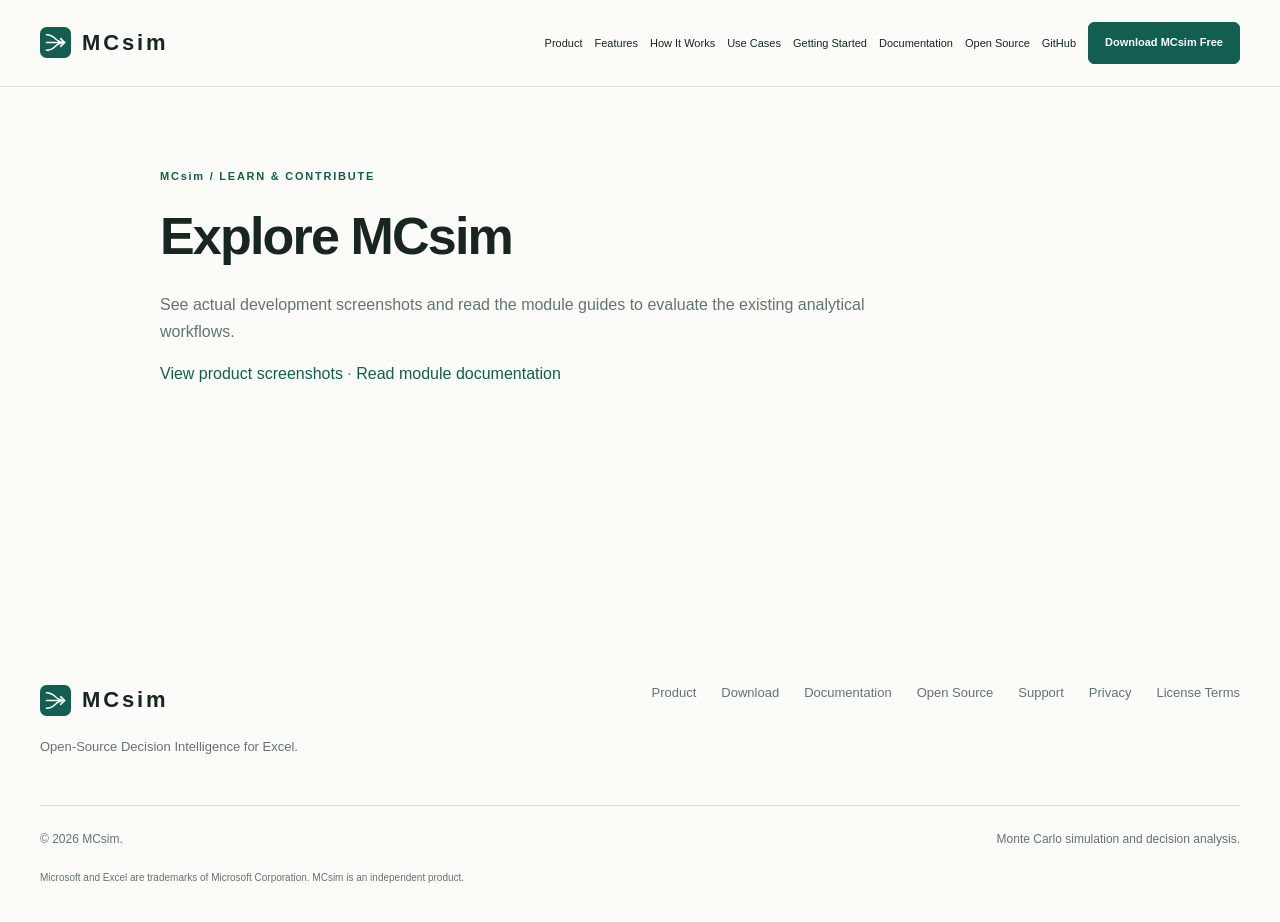
<file: site/resources/demo/index.html>
<!doctype html><html lang="en"><head><meta charset="utf-8"><meta name="viewport" content="width=device-width, initial-scale=1"><title>Explore MCsim — MCsim</title><meta name="description" content="Explore MCsim for MCsim, the Excel decision intelligence toolkit."><link rel="stylesheet" href="../../css/site.css"><script src="../../site-config.js?release=mcsim-1" defer></script><script src="../../js/site.js?release=mcsim-1" defer></script></head><body><header class="header"><div class="wrap nav"><a class="brand" href="../../index.html"><img src="../../assets/brand/mark.svg" width="31" height="31" alt="">MCsim</a><button class="menu-toggle" aria-controls="navigation" aria-expanded="false" hidden>Menu ☰</button><nav id="navigation" aria-label="Main navigation"><a href="../../index.html#product">Product</a><a href="../../index.html#features">Features</a><a href="../../index.html#how-it-works">How It Works</a><a href="../../index.html#use-cases">Use Cases</a><a href="../../index.html#getting-started">Getting Started</a><a href="../../index.html#resources">Documentation</a><a href="../../index.html#open-source">Open Source</a><a href="https://github.com/unrealvijay1/decision-risk-intelligence-excel">GitHub</a><a class="button small" data-download href="../../index.html#download">Download MCsim Free</a></nav></div></header><main class="document wrap" id="main"><p class="eyebrow">MCsim / LEARN & CONTRIBUTE</p><h1>Explore MCsim</h1><p>See actual development screenshots and read the module guides to evaluate the existing analytical workflows.</p><p><a href="../../index.html#showcase">View product screenshots</a> · <a href="../documentation/">Read module documentation</a></p></main><footer class="footer"><div class="wrap"><div class="footer-top"><div><a class="brand" href="../../index.html"><img src="../../assets/brand/mark.svg" width="31" height="31" alt="">MCsim</a><p>Open-Source Decision Intelligence for Excel.</p></div><nav aria-label="Footer"><a href="../../index.html#product">Product</a><a href="../../index.html#download">Download</a><a href="../../resources/documentation/">Documentation</a><a href="../../index.html#open-source">Open Source</a><a href="../../support/">Support</a><a href="../../privacy/">Privacy</a><a href="../../license/">License Terms</a></nav></div><div class="footer-bottom"><span>© 2026 MCsim.</span><span>Monte Carlo simulation and decision analysis.</span></div><p class="fine">Microsoft and Excel are trademarks of Microsoft Corporation. MCsim is an independent product.</p></div></footer></body></html>
</file>
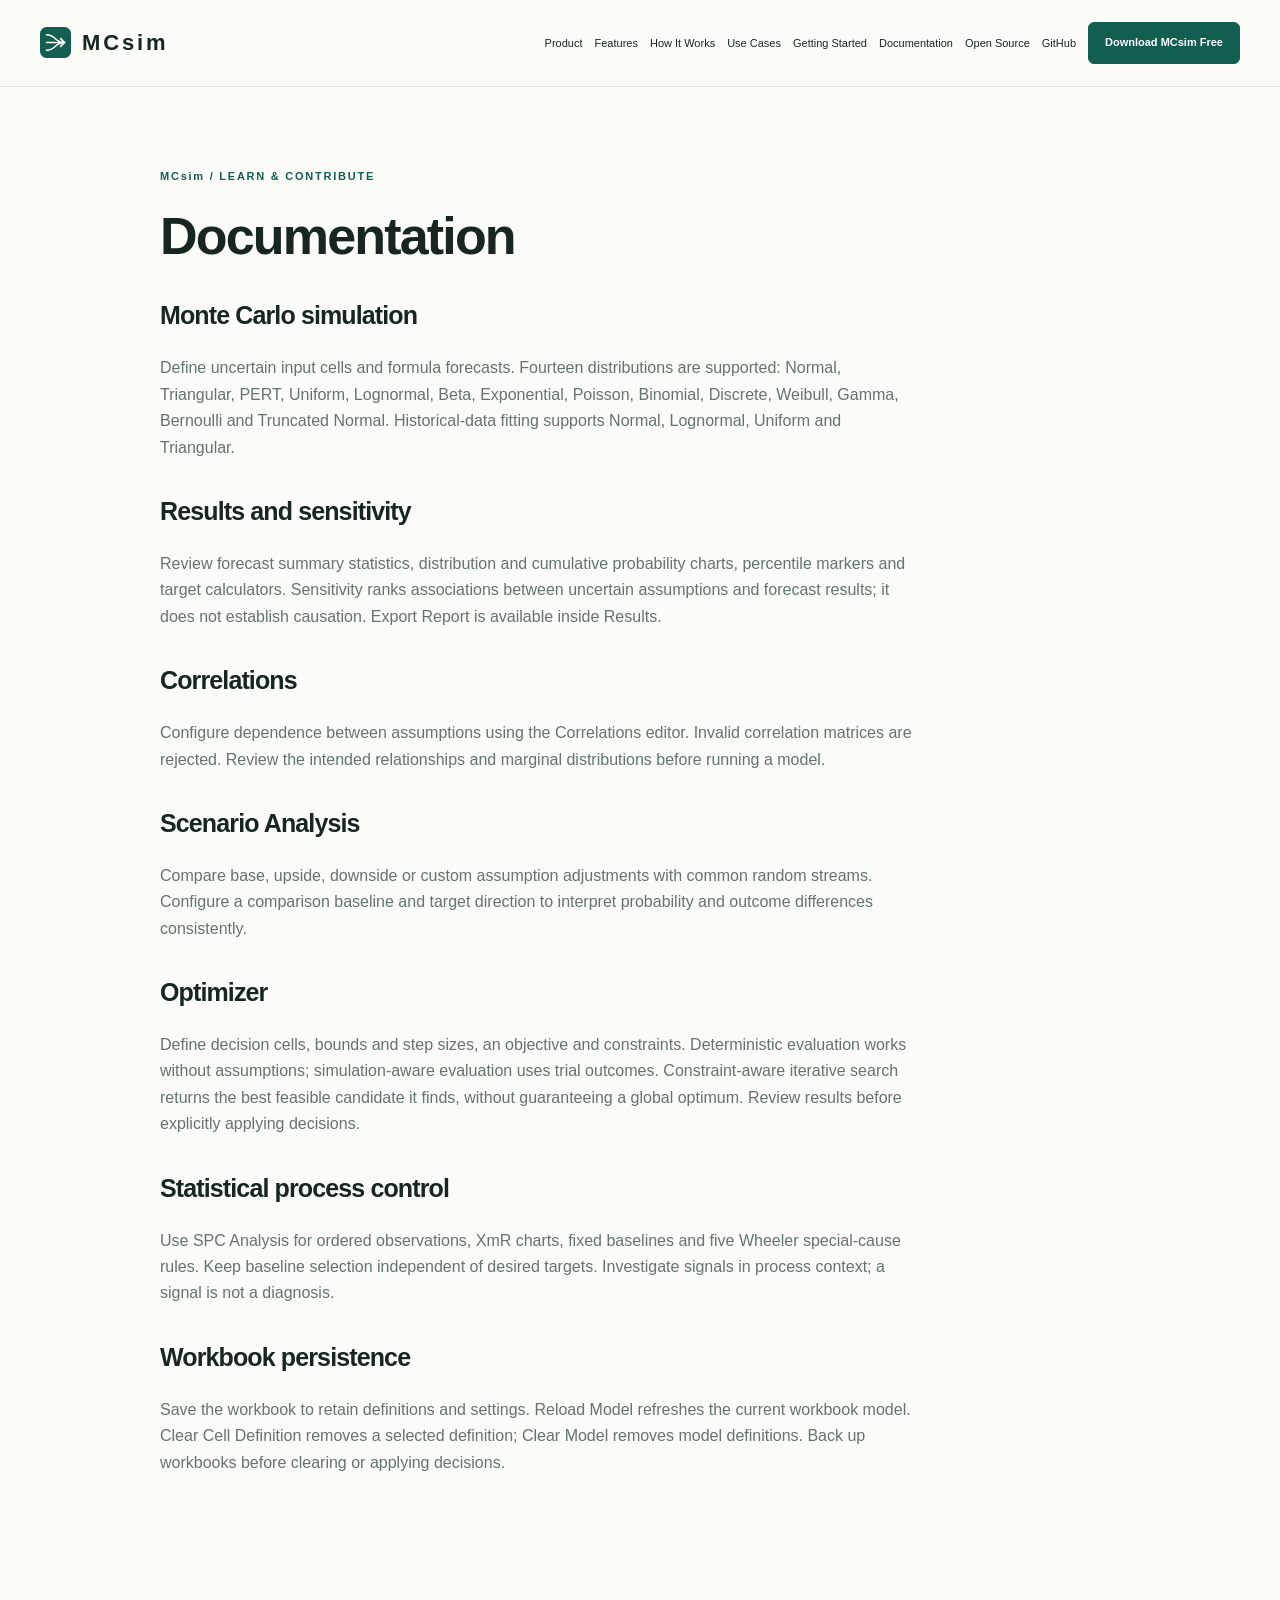
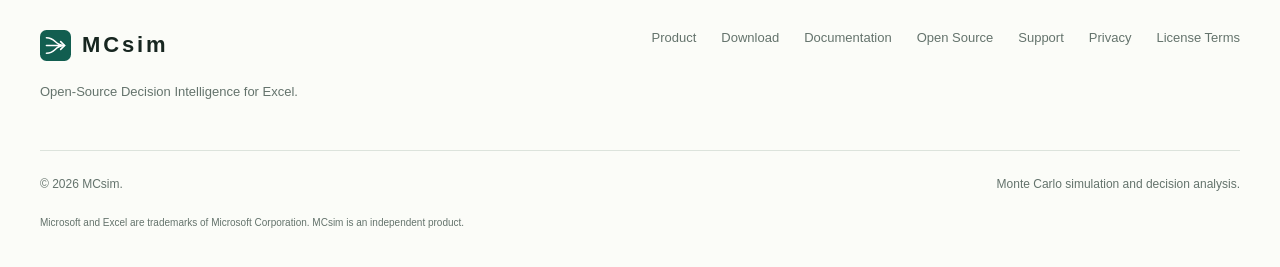
<file: site/resources/documentation/index.html>
<!doctype html><html lang="en"><head><meta charset="utf-8"><meta name="viewport" content="width=device-width, initial-scale=1"><title>Documentation — MCsim</title><meta name="description" content="Documentation for MCsim, the Excel decision intelligence toolkit."><link rel="stylesheet" href="../../css/site.css"><script src="../../site-config.js?release=mcsim-1" defer></script><script src="../../js/site.js?release=mcsim-1" defer></script></head><body><header class="header"><div class="wrap nav"><a class="brand" href="../../index.html"><img src="../../assets/brand/mark.svg" width="31" height="31" alt="">MCsim</a><button class="menu-toggle" aria-controls="navigation" aria-expanded="false" hidden>Menu ☰</button><nav id="navigation" aria-label="Main navigation"><a href="../../index.html#product">Product</a><a href="../../index.html#features">Features</a><a href="../../index.html#how-it-works">How It Works</a><a href="../../index.html#use-cases">Use Cases</a><a href="../../index.html#getting-started">Getting Started</a><a href="../../index.html#resources">Documentation</a><a href="../../index.html#open-source">Open Source</a><a href="https://github.com/unrealvijay1/decision-risk-intelligence-excel">GitHub</a><a class="button small" data-download href="../../index.html#download">Download MCsim Free</a></nav></div></header><main class="document wrap" id="main"><p class="eyebrow">MCsim / LEARN & CONTRIBUTE</p><h1>Documentation</h1><h2>Monte Carlo simulation</h2><p>Define uncertain input cells and formula forecasts. Fourteen distributions are supported: Normal, Triangular, PERT, Uniform, Lognormal, Beta, Exponential, Poisson, Binomial, Discrete, Weibull, Gamma, Bernoulli and Truncated Normal. Historical-data fitting supports Normal, Lognormal, Uniform and Triangular.</p><h2>Results and sensitivity</h2><p>Review forecast summary statistics, distribution and cumulative probability charts, percentile markers and target calculators. Sensitivity ranks associations between uncertain assumptions and forecast results; it does not establish causation. Export Report is available inside Results.</p><h2>Correlations</h2><p>Configure dependence between assumptions using the Correlations editor. Invalid correlation matrices are rejected. Review the intended relationships and marginal distributions before running a model.</p><h2>Scenario Analysis</h2><p>Compare base, upside, downside or custom assumption adjustments with common random streams. Configure a comparison baseline and target direction to interpret probability and outcome differences consistently.</p><h2>Optimizer</h2><p>Define decision cells, bounds and step sizes, an objective and constraints. Deterministic evaluation works without assumptions; simulation-aware evaluation uses trial outcomes. Constraint-aware iterative search returns the best feasible candidate it finds, without guaranteeing a global optimum. Review results before explicitly applying decisions.</p><h2>Statistical process control</h2><p>Use SPC Analysis for ordered observations, XmR charts, fixed baselines and five Wheeler special-cause rules. Keep baseline selection independent of desired targets. Investigate signals in process context; a signal is not a diagnosis.</p><h2>Workbook persistence</h2><p>Save the workbook to retain definitions and settings. Reload Model refreshes the current workbook model. Clear Cell Definition removes a selected definition; Clear Model removes model definitions. Back up workbooks before clearing or applying decisions.</p></main><footer class="footer"><div class="wrap"><div class="footer-top"><div><a class="brand" href="../../index.html"><img src="../../assets/brand/mark.svg" width="31" height="31" alt="">MCsim</a><p>Open-Source Decision Intelligence for Excel.</p></div><nav aria-label="Footer"><a href="../../index.html#product">Product</a><a href="../../index.html#download">Download</a><a href="../../resources/documentation/">Documentation</a><a href="../../index.html#open-source">Open Source</a><a href="../../support/">Support</a><a href="../../privacy/">Privacy</a><a href="../../license/">License Terms</a></nav></div><div class="footer-bottom"><span>© 2026 MCsim.</span><span>Monte Carlo simulation and decision analysis.</span></div><p class="fine">Microsoft and Excel are trademarks of Microsoft Corporation. MCsim is an independent product.</p></div></footer></body></html>
</file>
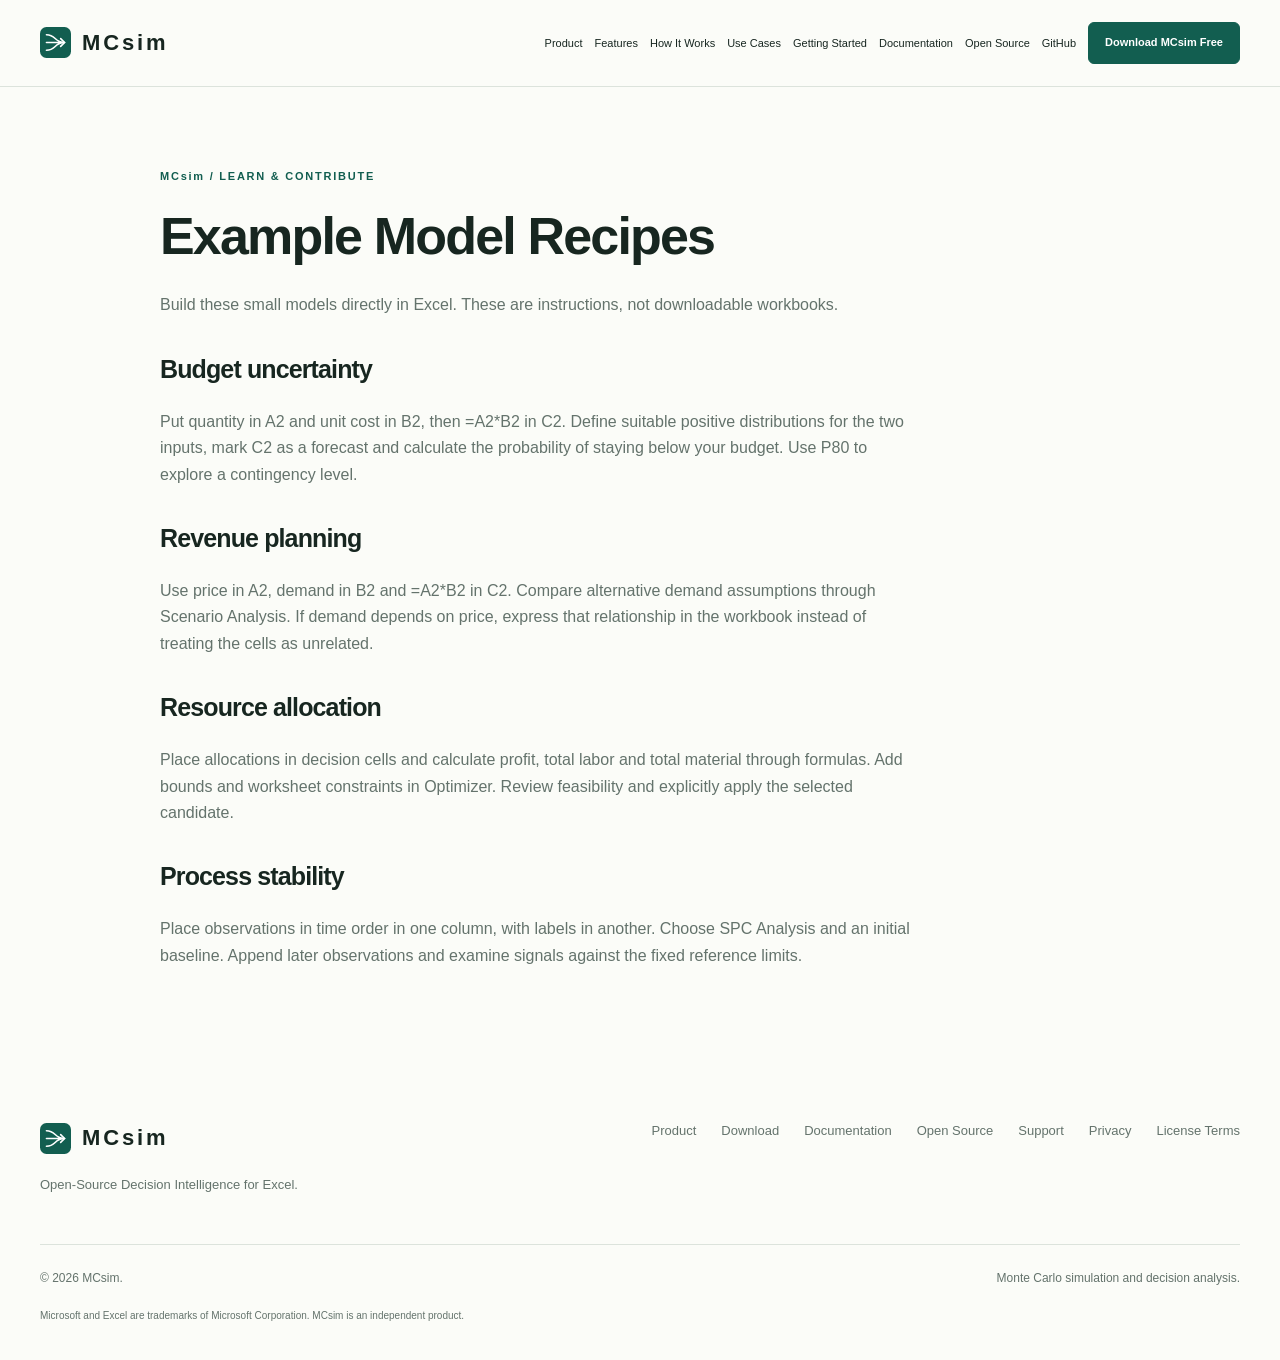
<file: site/resources/example-models/index.html>
<!doctype html><html lang="en"><head><meta charset="utf-8"><meta name="viewport" content="width=device-width, initial-scale=1"><title>Example Model Recipes — MCsim</title><meta name="description" content="Example Model Recipes for MCsim, the Excel decision intelligence toolkit."><link rel="stylesheet" href="../../css/site.css"><script src="../../site-config.js?release=mcsim-1" defer></script><script src="../../js/site.js?release=mcsim-1" defer></script></head><body><header class="header"><div class="wrap nav"><a class="brand" href="../../index.html"><img src="../../assets/brand/mark.svg" width="31" height="31" alt="">MCsim</a><button class="menu-toggle" aria-controls="navigation" aria-expanded="false" hidden>Menu ☰</button><nav id="navigation" aria-label="Main navigation"><a href="../../index.html#product">Product</a><a href="../../index.html#features">Features</a><a href="../../index.html#how-it-works">How It Works</a><a href="../../index.html#use-cases">Use Cases</a><a href="../../index.html#getting-started">Getting Started</a><a href="../../index.html#resources">Documentation</a><a href="../../index.html#open-source">Open Source</a><a href="https://github.com/unrealvijay1/decision-risk-intelligence-excel">GitHub</a><a class="button small" data-download href="../../index.html#download">Download MCsim Free</a></nav></div></header><main class="document wrap" id="main"><p class="eyebrow">MCsim / LEARN & CONTRIBUTE</p><h1>Example Model Recipes</h1><p>Build these small models directly in Excel. These are instructions, not downloadable workbooks.</p><h2>Budget uncertainty</h2><p>Put quantity in A2 and unit cost in B2, then =A2*B2 in C2. Define suitable positive distributions for the two inputs, mark C2 as a forecast and calculate the probability of staying below your budget. Use P80 to explore a contingency level.</p><h2>Revenue planning</h2><p>Use price in A2, demand in B2 and =A2*B2 in C2. Compare alternative demand assumptions through Scenario Analysis. If demand depends on price, express that relationship in the workbook instead of treating the cells as unrelated.</p><h2>Resource allocation</h2><p>Place allocations in decision cells and calculate profit, total labor and total material through formulas. Add bounds and worksheet constraints in Optimizer. Review feasibility and explicitly apply the selected candidate.</p><h2>Process stability</h2><p>Place observations in time order in one column, with labels in another. Choose SPC Analysis and an initial baseline. Append later observations and examine signals against the fixed reference limits.</p></main><footer class="footer"><div class="wrap"><div class="footer-top"><div><a class="brand" href="../../index.html"><img src="../../assets/brand/mark.svg" width="31" height="31" alt="">MCsim</a><p>Open-Source Decision Intelligence for Excel.</p></div><nav aria-label="Footer"><a href="../../index.html#product">Product</a><a href="../../index.html#download">Download</a><a href="../../resources/documentation/">Documentation</a><a href="../../index.html#open-source">Open Source</a><a href="../../support/">Support</a><a href="../../privacy/">Privacy</a><a href="../../license/">License Terms</a></nav></div><div class="footer-bottom"><span>© 2026 MCsim.</span><span>Monte Carlo simulation and decision analysis.</span></div><p class="fine">Microsoft and Excel are trademarks of Microsoft Corporation. MCsim is an independent product.</p></div></footer></body></html>
</file>
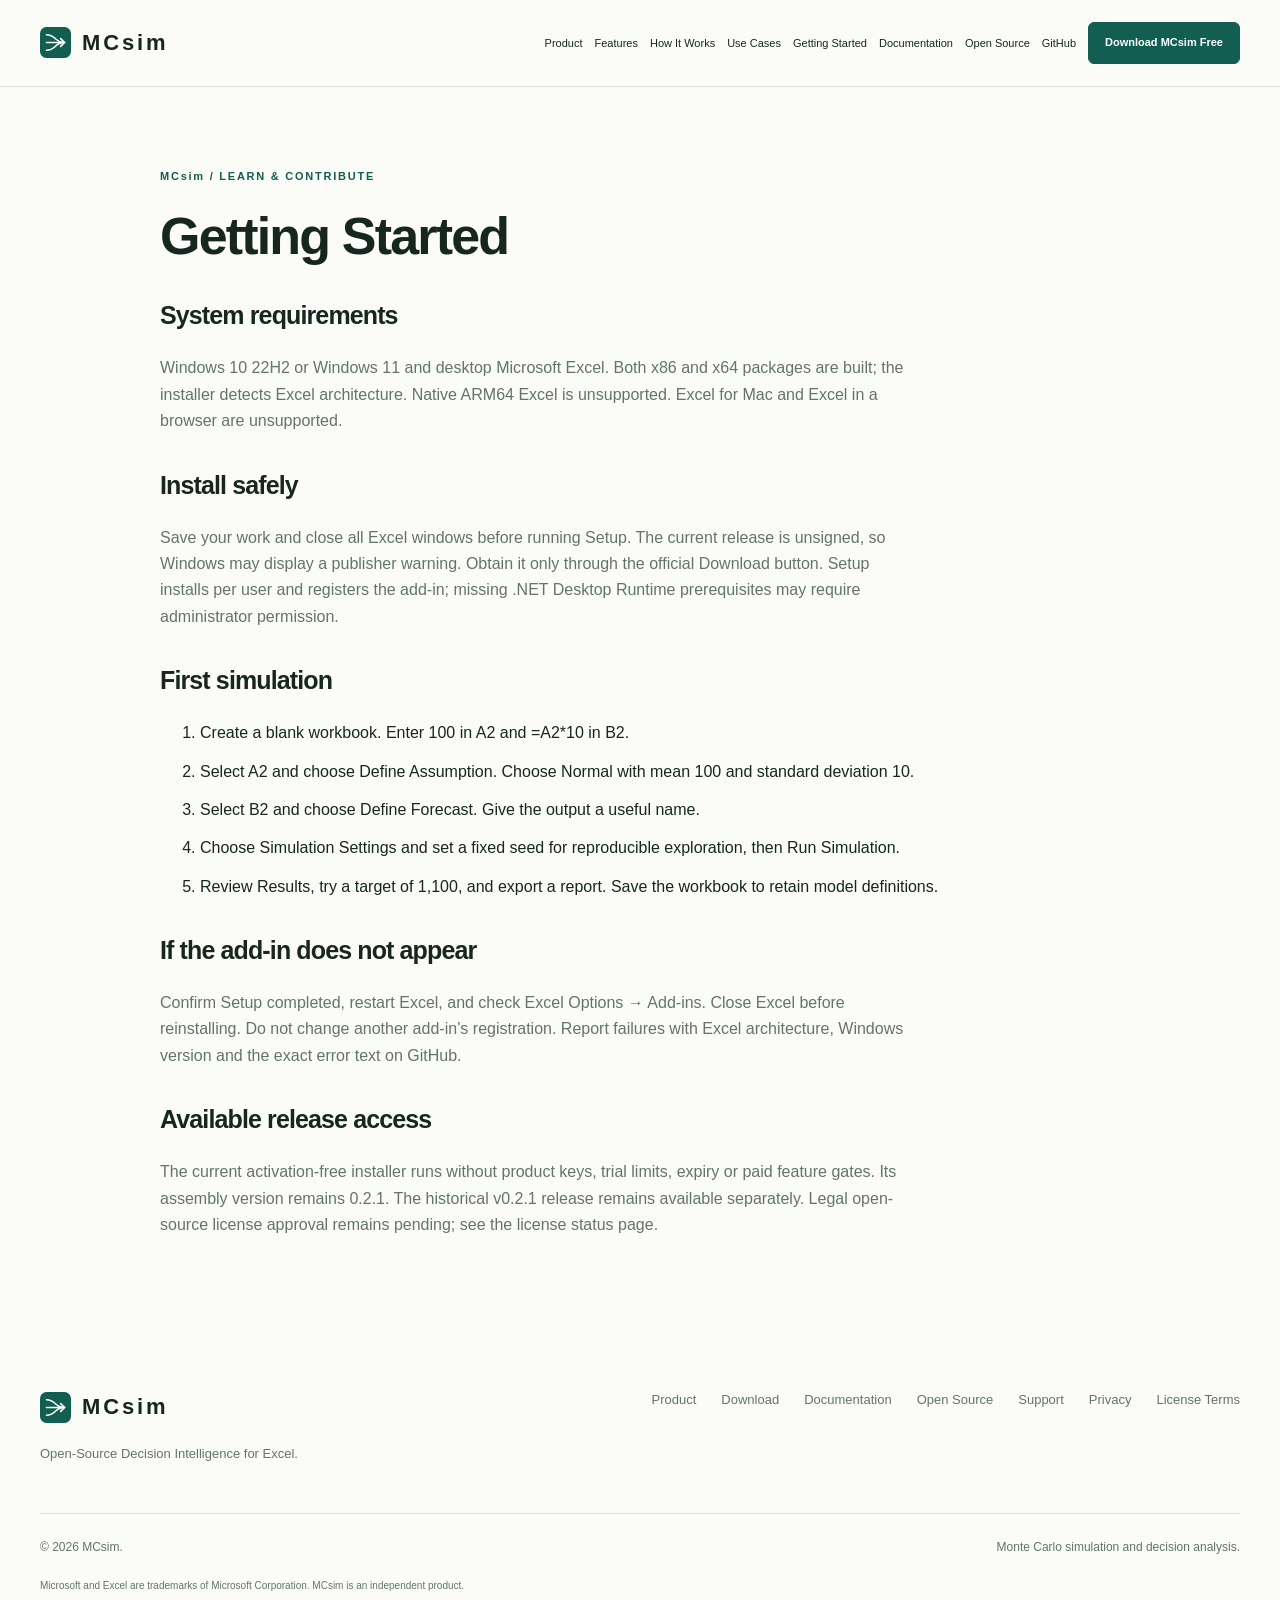
<file: site/resources/getting-started/index.html>
<!doctype html><html lang="en"><head><meta charset="utf-8"><meta name="viewport" content="width=device-width, initial-scale=1"><title>Getting Started — MCsim</title><meta name="description" content="Getting Started for MCsim, the Excel decision intelligence toolkit."><link rel="stylesheet" href="../../css/site.css"><script src="../../site-config.js?release=mcsim-1" defer></script><script src="../../js/site.js?release=mcsim-1" defer></script></head><body><header class="header"><div class="wrap nav"><a class="brand" href="../../index.html"><img src="../../assets/brand/mark.svg" width="31" height="31" alt="">MCsim</a><button class="menu-toggle" aria-controls="navigation" aria-expanded="false" hidden>Menu ☰</button><nav id="navigation" aria-label="Main navigation"><a href="../../index.html#product">Product</a><a href="../../index.html#features">Features</a><a href="../../index.html#how-it-works">How It Works</a><a href="../../index.html#use-cases">Use Cases</a><a href="../../index.html#getting-started">Getting Started</a><a href="../../index.html#resources">Documentation</a><a href="../../index.html#open-source">Open Source</a><a href="https://github.com/unrealvijay1/decision-risk-intelligence-excel">GitHub</a><a class="button small" data-download href="../../index.html#download">Download MCsim Free</a></nav></div></header><main class="document wrap" id="main"><p class="eyebrow">MCsim / LEARN & CONTRIBUTE</p><h1>Getting Started</h1><h2>System requirements</h2><p>Windows 10 22H2 or Windows 11 and desktop Microsoft Excel. Both x86 and x64 packages are built; the installer detects Excel architecture. Native ARM64 Excel is unsupported. Excel for Mac and Excel in a browser are unsupported.</p><h2>Install safely</h2><p>Save your work and close all Excel windows before running Setup. The current release is unsigned, so Windows may display a publisher warning. Obtain it only through the official Download button. Setup installs per user and registers the add-in; missing .NET Desktop Runtime prerequisites may require administrator permission.</p><h2>First simulation</h2><ol><li>Create a blank workbook. Enter 100 in A2 and =A2*10 in B2.</li><li>Select A2 and choose Define Assumption. Choose Normal with mean 100 and standard deviation 10.</li><li>Select B2 and choose Define Forecast. Give the output a useful name.</li><li>Choose Simulation Settings and set a fixed seed for reproducible exploration, then Run Simulation.</li><li>Review Results, try a target of 1,100, and export a report. Save the workbook to retain model definitions.</li></ol><h2>If the add-in does not appear</h2><p>Confirm Setup completed, restart Excel, and check Excel Options → Add-ins. Close Excel before reinstalling. Do not change another add-in’s registration. Report failures with Excel architecture, Windows version and the exact error text on GitHub.</p><h2>Available release access</h2><p>The current activation-free installer runs without product keys, trial limits, expiry or paid feature gates. Its assembly version remains 0.2.1. The historical v0.2.1 release remains available separately. Legal open-source license approval remains pending; see the license status page.</p></main><footer class="footer"><div class="wrap"><div class="footer-top"><div><a class="brand" href="../../index.html"><img src="../../assets/brand/mark.svg" width="31" height="31" alt="">MCsim</a><p>Open-Source Decision Intelligence for Excel.</p></div><nav aria-label="Footer"><a href="../../index.html#product">Product</a><a href="../../index.html#download">Download</a><a href="../../resources/documentation/">Documentation</a><a href="../../index.html#open-source">Open Source</a><a href="../../support/">Support</a><a href="../../privacy/">Privacy</a><a href="../../license/">License Terms</a></nav></div><div class="footer-bottom"><span>© 2026 MCsim.</span><span>Monte Carlo simulation and decision analysis.</span></div><p class="fine">Microsoft and Excel are trademarks of Microsoft Corporation. MCsim is an independent product.</p></div></footer></body></html>
</file>
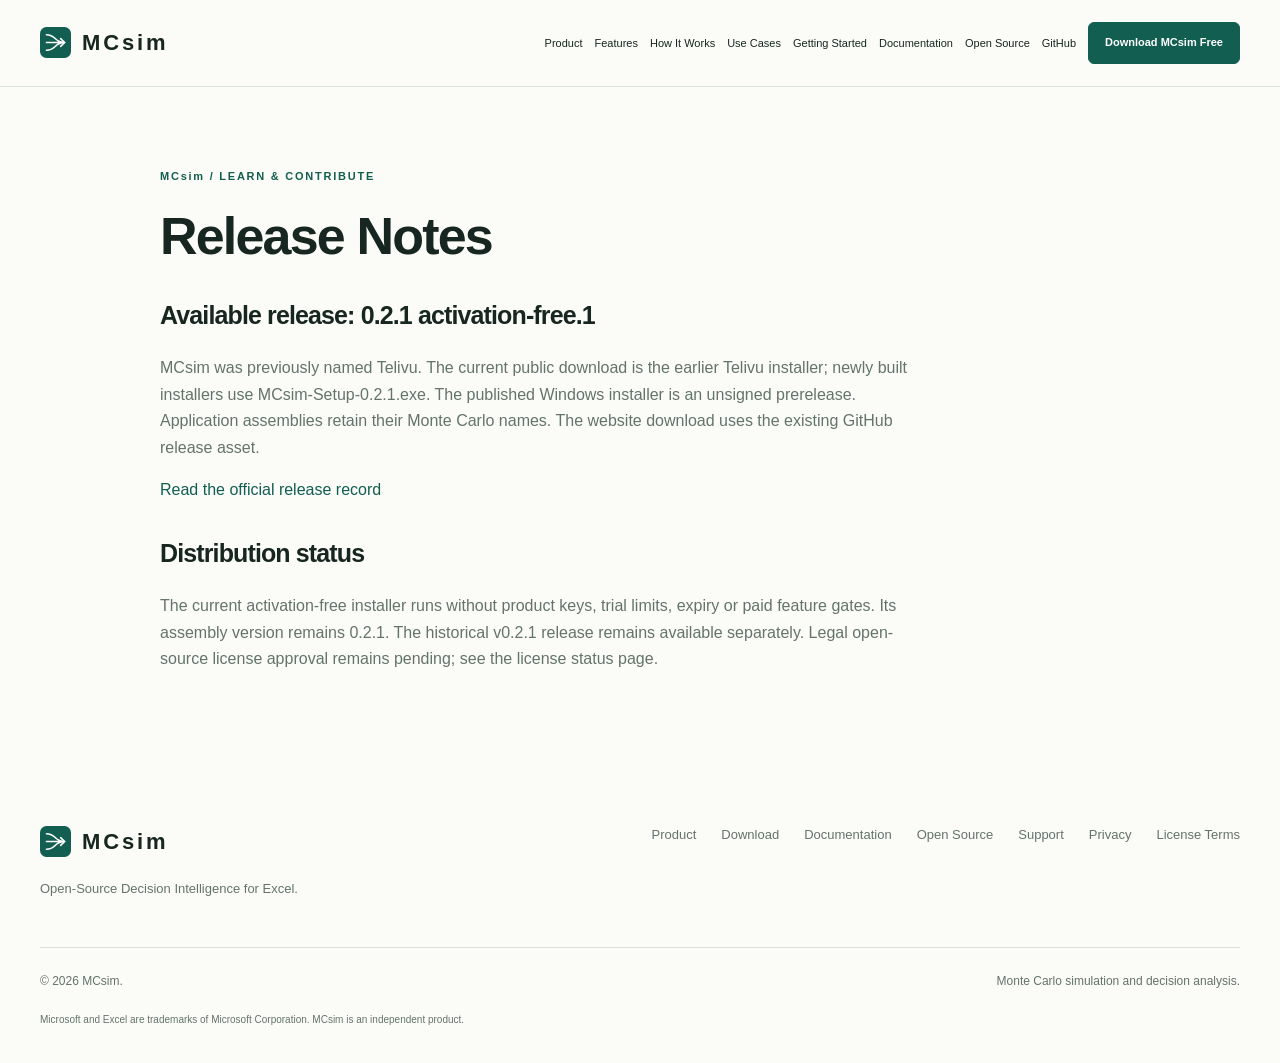
<file: site/resources/release-notes/index.html>
<!doctype html><html lang="en"><head><meta charset="utf-8"><meta name="viewport" content="width=device-width, initial-scale=1"><title>Release Notes — MCsim</title><meta name="description" content="Release Notes for MCsim, the Excel decision intelligence toolkit."><link rel="stylesheet" href="../../css/site.css"><script src="../../site-config.js?release=mcsim-1" defer></script><script src="../../js/site.js?release=mcsim-1" defer></script></head><body><header class="header"><div class="wrap nav"><a class="brand" href="../../index.html"><img src="../../assets/brand/mark.svg" width="31" height="31" alt="">MCsim</a><button class="menu-toggle" aria-controls="navigation" aria-expanded="false" hidden>Menu ☰</button><nav id="navigation" aria-label="Main navigation"><a href="../../index.html#product">Product</a><a href="../../index.html#features">Features</a><a href="../../index.html#how-it-works">How It Works</a><a href="../../index.html#use-cases">Use Cases</a><a href="../../index.html#getting-started">Getting Started</a><a href="../../index.html#resources">Documentation</a><a href="../../index.html#open-source">Open Source</a><a href="https://github.com/unrealvijay1/decision-risk-intelligence-excel">GitHub</a><a class="button small" data-download href="../../index.html#download">Download MCsim Free</a></nav></div></header><main class="document wrap" id="main"><p class="eyebrow">MCsim / LEARN & CONTRIBUTE</p><h1>Release Notes</h1><h2>Available release: 0.2.1 activation-free.1</h2><p>MCsim was previously named Telivu. The current public download is the earlier Telivu installer; newly built installers use MCsim-Setup-0.2.1.exe. The published Windows installer is an unsigned prerelease. Application assemblies retain their Monte Carlo names. The website download uses the existing GitHub release asset.</p><p><a href="https://github.com/unrealvijay1/telivu/releases/tag/v0.2.1-activation-free.1">Read the official release record</a></p><h2>Distribution status</h2><p>The current activation-free installer runs without product keys, trial limits, expiry or paid feature gates. Its assembly version remains 0.2.1. The historical v0.2.1 release remains available separately. Legal open-source license approval remains pending; see the license status page.</p></main><footer class="footer"><div class="wrap"><div class="footer-top"><div><a class="brand" href="../../index.html"><img src="../../assets/brand/mark.svg" width="31" height="31" alt="">MCsim</a><p>Open-Source Decision Intelligence for Excel.</p></div><nav aria-label="Footer"><a href="../../index.html#product">Product</a><a href="../../index.html#download">Download</a><a href="../../resources/documentation/">Documentation</a><a href="../../index.html#open-source">Open Source</a><a href="../../support/">Support</a><a href="../../privacy/">Privacy</a><a href="../../license/">License Terms</a></nav></div><div class="footer-bottom"><span>© 2026 MCsim.</span><span>Monte Carlo simulation and decision analysis.</span></div><p class="fine">Microsoft and Excel are trademarks of Microsoft Corporation. MCsim is an independent product.</p></div></footer></body></html>
</file>
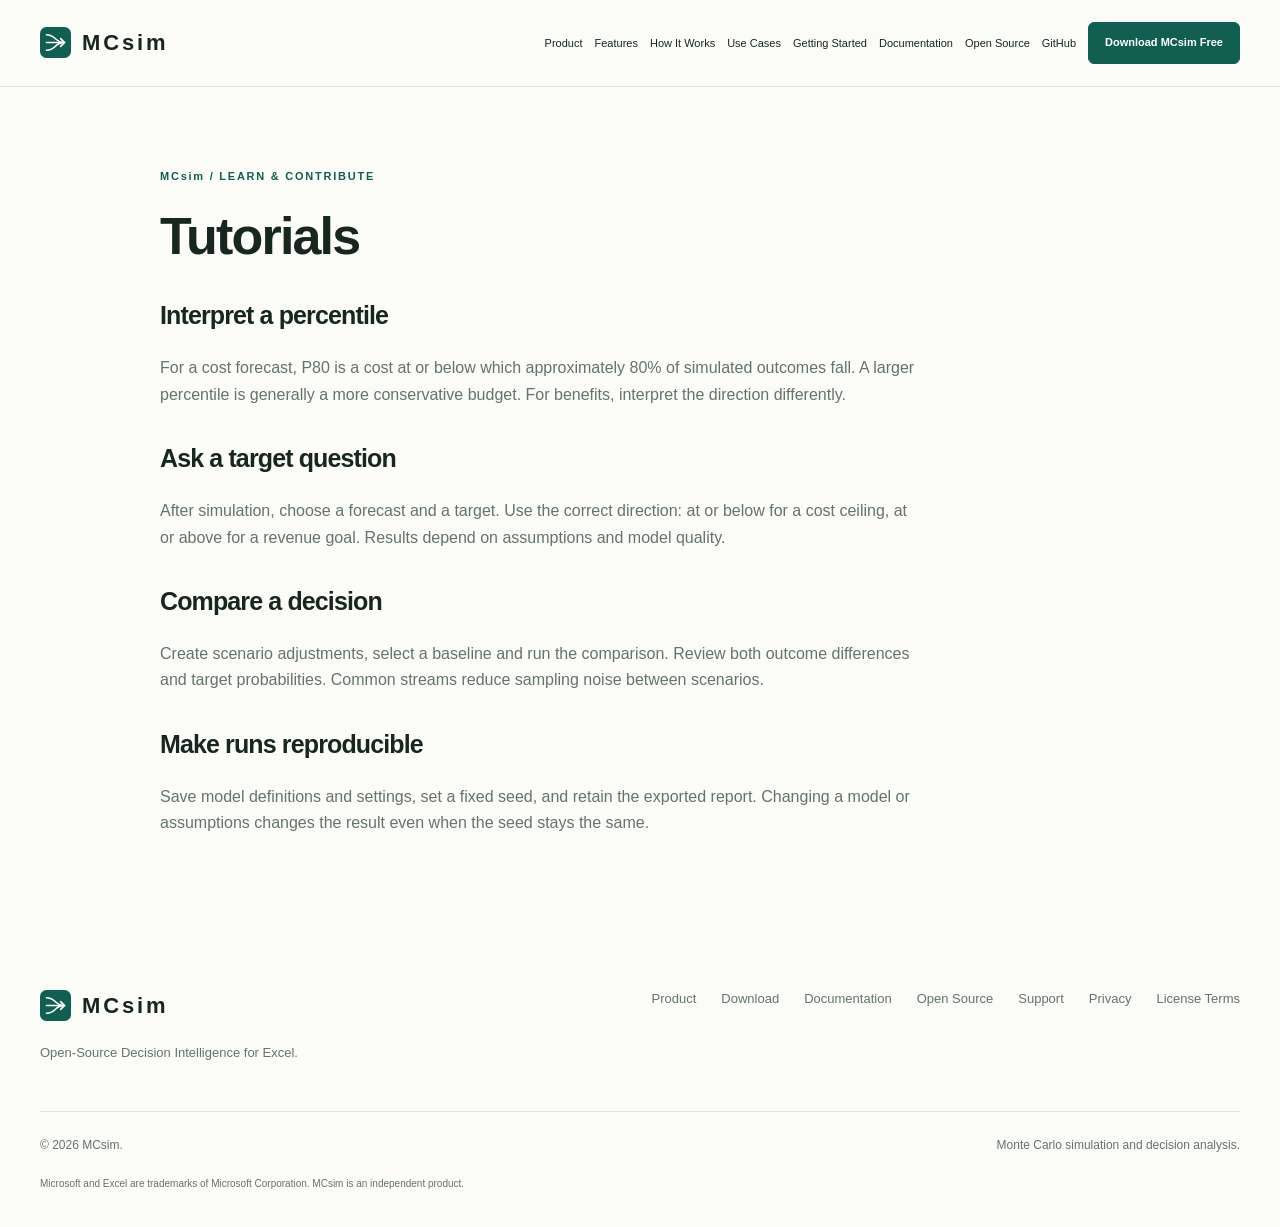
<file: site/resources/tutorials/index.html>
<!doctype html><html lang="en"><head><meta charset="utf-8"><meta name="viewport" content="width=device-width, initial-scale=1"><title>Tutorials — MCsim</title><meta name="description" content="Tutorials for MCsim, the Excel decision intelligence toolkit."><link rel="stylesheet" href="../../css/site.css"><script src="../../site-config.js?release=mcsim-1" defer></script><script src="../../js/site.js?release=mcsim-1" defer></script></head><body><header class="header"><div class="wrap nav"><a class="brand" href="../../index.html"><img src="../../assets/brand/mark.svg" width="31" height="31" alt="">MCsim</a><button class="menu-toggle" aria-controls="navigation" aria-expanded="false" hidden>Menu ☰</button><nav id="navigation" aria-label="Main navigation"><a href="../../index.html#product">Product</a><a href="../../index.html#features">Features</a><a href="../../index.html#how-it-works">How It Works</a><a href="../../index.html#use-cases">Use Cases</a><a href="../../index.html#getting-started">Getting Started</a><a href="../../index.html#resources">Documentation</a><a href="../../index.html#open-source">Open Source</a><a href="https://github.com/unrealvijay1/decision-risk-intelligence-excel">GitHub</a><a class="button small" data-download href="../../index.html#download">Download MCsim Free</a></nav></div></header><main class="document wrap" id="main"><p class="eyebrow">MCsim / LEARN & CONTRIBUTE</p><h1>Tutorials</h1><h2>Interpret a percentile</h2><p>For a cost forecast, P80 is a cost at or below which approximately 80% of simulated outcomes fall. A larger percentile is generally a more conservative budget. For benefits, interpret the direction differently.</p><h2>Ask a target question</h2><p>After simulation, choose a forecast and a target. Use the correct direction: at or below for a cost ceiling, at or above for a revenue goal. Results depend on assumptions and model quality.</p><h2>Compare a decision</h2><p>Create scenario adjustments, select a baseline and run the comparison. Review both outcome differences and target probabilities. Common streams reduce sampling noise between scenarios.</p><h2>Make runs reproducible</h2><p>Save model definitions and settings, set a fixed seed, and retain the exported report. Changing a model or assumptions changes the result even when the seed stays the same.</p></main><footer class="footer"><div class="wrap"><div class="footer-top"><div><a class="brand" href="../../index.html"><img src="../../assets/brand/mark.svg" width="31" height="31" alt="">MCsim</a><p>Open-Source Decision Intelligence for Excel.</p></div><nav aria-label="Footer"><a href="../../index.html#product">Product</a><a href="../../index.html#download">Download</a><a href="../../resources/documentation/">Documentation</a><a href="../../index.html#open-source">Open Source</a><a href="../../support/">Support</a><a href="../../privacy/">Privacy</a><a href="../../license/">License Terms</a></nav></div><div class="footer-bottom"><span>© 2026 MCsim.</span><span>Monte Carlo simulation and decision analysis.</span></div><p class="fine">Microsoft and Excel are trademarks of Microsoft Corporation. MCsim is an independent product.</p></div></footer></body></html>
</file>
<file: site/css/site.css>
:root{--ink:#172620;--muted:#64736c;--green:#125e50;--line:#dce3dc;--paper:#fbfcf8;--tint:#f0f4ee;font-family:Inter,"Segoe UI",Arial,sans-serif;color:var(--ink);background:var(--paper);font-synthesis:none}*{box-sizing:border-box}html{scroll-behavior:smooth;scroll-padding-top:100px}body{margin:0;font-size:16px;line-height:1.65}a{color:var(--green);text-decoration:none}a:hover{text-decoration:underline}button{font:inherit}img{max-width:100%;height:auto}h1,h2,h3,p{margin-top:0}h1,h2,h3{line-height:1.12;font-weight:550;letter-spacing:-.035em}h1{font-size:clamp(48px,5.2vw,78px);margin-bottom:27px}h2{font-size:clamp(32px,3.4vw,48px);margin-bottom:26px}h3{font-size:23px;line-height:1.3}p{color:var(--muted)}em{font-style:normal;color:var(--green)}.wrap{width:min(1240px,calc(100% - 80px));margin-inline:auto}.section{padding-block:100px}.eyebrow{font-size:11px;font-weight:700;letter-spacing:.16em;color:var(--green);margin-bottom:22px}.lead{font-size:18px;line-height:1.75;max-width:550px}.section-lead{font-size:18px;max-width:790px;margin-bottom:38px}.muted{color:var(--muted)}.fine{font-size:12px;line-height:1.65}.header{position:sticky;top:0;z-index:10;background:rgba(251,252,248,.97);border-bottom:1px solid var(--line)}.nav{min-height:86px;display:flex;align-items:center;justify-content:space-between;gap:22px}.brand{display:inline-flex;align-items:center;gap:11px;font-weight:700;font-size:22px;letter-spacing:.13em;color:var(--ink)}.brand:hover{text-decoration:none}.nav nav{display:flex;align-items:center;gap:27px}.nav nav>a{font-size:13px;color:var(--ink)}.button{display:inline-flex;align-items:center;justify-content:center;gap:10px;padding:15px 23px;background:var(--green);color:white;border:1px solid var(--green);border-radius:6px;font-size:13px;font-weight:600;line-height:1.4;transition:background .2s,transform .2s;text-align:center}.button:hover{background:#0c493d;color:white;text-decoration:none;transform:translateY(-2px)}.nav nav>.button{color:white}.button.secondary{background:transparent;color:var(--green);border-color:#c6d1c9}.button.secondary:hover{background:#e8eee7}.button.small{padding:12px 16px}.actions{display:flex;flex-wrap:wrap;gap:13px}.hero{display:grid;grid-template-columns:1fr 1fr;gap:55px;align-items:center;padding-block:90px 80px}.hero-copy{min-width:0}.hero .lead{font-size:17px;margin-bottom:30px}.compatibility{font-size:12px;margin:20px 0 3px}.capabilities{font-size:13px;color:var(--green);margin-top:34px;font-weight:600;letter-spacing:.04em}.capabilities span{margin:0 10px;color:#65746c}.hero-visual{background:white;border:1px solid var(--line);border-radius:12px;box-shadow:0 24px 65px #24463110;transform:rotate(-1deg);overflow:hidden}.visual-top{padding:18px 23px;border-bottom:1px solid var(--line);display:flex;align-items:center;gap:8px;font-size:11px;color:var(--muted);flex-wrap:wrap}.dot{width:6px;height:6px;background:var(--green);border-radius:50%}.example{font-size:8px;letter-spacing:.07em;margin-left:auto;color:var(--green)}.visual-heading{padding:28px 30px 0}.visual-heading>span{display:block;color:var(--muted);font-size:12px;margin-bottom:10px}.visual-heading strong{font-size:27px;line-height:1.2;font-weight:550;letter-spacing:-.02em}.probability-chart{width:100%;display:block;padding:8px 18px 0}.metric-row{display:grid;grid-template-columns:1fr 1fr 1.2fr;margin:5px 26px 0;padding-top:20px;border-top:1px solid var(--line);gap:12px}.metric-row span{display:block;font-size:10px;color:var(--muted)}.metric-row strong{display:block;font-size:27px;font-weight:500}.metric-row small{font-size:14px}.visual-note{font-size:10px;text-align:center;margin:17px 0}.value-strip{border-block:1px solid var(--line);background:white}.value-strip>.wrap{display:flex;justify-content:space-between;gap:20px;padding-block:23px;font-size:12px;color:var(--muted)}.steps{display:grid;grid-template-columns:repeat(3,1fr);gap:50px;margin-top:55px}.step-number{display:flex;justify-content:space-between;color:var(--green);font-size:26px;border-top:1px solid var(--line);padding:18px 0 28px}.step-number span{font-size:10px;letter-spacing:.12em;align-self:center;color:var(--muted)}.steps p{font-size:14px}.steps .fine{font-size:12px}.tinted{background:var(--tint)}.section-intro{display:flex;justify-content:space-between;align-items:end;gap:40px;margin-bottom:35px}.section-intro>p{max-width:370px;font-size:15px}.section-intro h2{margin-bottom:0}.pillars{display:grid;grid-template-columns:repeat(4,1fr);gap:18px}.pillar{background:var(--paper);border:1px solid var(--line);border-radius:8px;padding:27px 25px;transition:box-shadow .2s}.pillar:hover{box-shadow:0 12px 25px #17262009}.pillar-label{font-size:12px;font-weight:650;letter-spacing:.09em;color:var(--green);display:flex;align-items:center;gap:12px;margin-bottom:34px}.pillar-label>span{background:#e3ebe2;padding:5px 8px;font-size:10px;border-radius:4px}.pillar h3{font-size:21px;min-height:108px}.pillar ul,.price-card ul{list-style:none;padding:0;margin:0;font-size:13px;color:var(--muted)}.pillar li{padding:10px 0;border-top:1px solid var(--line);line-height:1.5}.product-shot{margin:40px 0 24px;padding:16px;background:#e9eeea;border:1px solid var(--line);border-radius:10px}.shot-heading{display:flex;justify-content:space-between;gap:15px;margin:0 4px 14px;font-size:12px}.shot-heading span:last-child{font-size:9px;letter-spacing:.1em;color:var(--muted)}.product-shot img{display:block;width:100%;max-width:1000px;margin:auto;border-radius:4px}.product-shot figcaption{font-size:12px;color:var(--muted);margin:15px 8px 0}.showcase-grid{display:grid;grid-template-columns:repeat(3,1fr);gap:18px}.showcase-card{border:1px solid var(--line);border-radius:8px;padding:25px;background:white}.showcase-card h3{font-size:20px}.showcase-card p{font-size:14px}.showcase-card img{border:1px solid var(--line);border-radius:3px}.placeholder{display:block;font-size:11px;padding:12px 15px;border:1px dashed #bac8ba;color:var(--muted);background:var(--tint)}.border-top{border-top:1px solid var(--line)}.use-cases{display:grid;grid-template-columns:repeat(3,1fr);gap:0;margin-top:45px}.use-cases article{padding:30px 27px;border-top:1px solid var(--line);border-left:1px solid var(--line)}.use-cases article:nth-child(3n+1){border-left:0}.use-cases h3{font-size:24px;max-width:280px}.use-cases p{font-size:13px}.use-cases .eyebrow{font-size:10px}.probability-section{background:#193f34;color:#f6f8f3}.probability-inner{display:grid;grid-template-columns:1.1fr 1fr;gap:100px;padding-block:80px}.probability-section .eyebrow{color:#b8d1bf}.probability-section p{color:#c5d3c9}.probability-section em{color:#bdd4a5}.old-question{font-size:17px}.probability-section h2{font-size:clamp(38px,4.3vw,60px)}.probability-inner>div>p:last-child{max-width:440px;font-size:15px}.probability-explanation{padding:35px;border:1px solid #587466;border-radius:8px;align-self:center}.large-stat{font-size:95px;line-height:1.2;font-weight:500;letter-spacing:-.05em}.large-stat span{font-size:48px}.probability-explanation h3{font-size:18px;font-weight:400}.probability-meter{height:8px;background:#456456;border-radius:3px;margin:25px 0}.probability-meter span{display:block;width:67%;height:100%;background:#b8d49c}.stat-pair{display:flex;gap:65px}.stat-pair p{font-size:12px}.stat-pair strong{display:block;font-size:26px;color:white;font-weight:500}.probability-explanation p.fine{font-size:12px;margin-bottom:0}.audiences{display:grid;grid-template-columns:repeat(5,1fr);gap:25px;margin:45px 0 60px}.audiences h3{font-size:18px}.audiences article{border-top:2px solid var(--line);padding-top:20px}.audiences p{font-size:13px}.local-panel{display:flex;gap:35px;padding:35px 40px;border:1px solid var(--line);border-radius:8px;background:var(--tint)}.local-panel p{max-width:840px;font-size:15px}.local-icon{font-size:50px;color:var(--green)}.local-panel h3{margin-bottom:10px}.pricing{display:grid;grid-template-columns:repeat(3,1fr);gap:22px}.price-card{padding:35px;border:1px solid var(--line);border-radius:8px;background:var(--paper);display:flex;flex-direction:column;align-items:start}.price-card.featured{border:1px solid var(--green);background:white}.price-card h3{font-size:29px}.price-card p{font-size:14px}.price-card li{padding:8px 0}.price-card ul{margin-bottom:30px}.price-card .button{margin-top:auto}.coming{color:var(--muted);margin-top:auto;padding-block:15px}.contact-status{margin-top:10px;margin-bottom:0}.download-panel{display:flex;justify-content:space-between;align-items:center;gap:40px;padding:50px;border:1px solid var(--line);border-radius:8px;background:white}.download-panel h2{margin-bottom:18px}.download-panel p:last-child{margin-bottom:0}.download-panel>div:last-child{max-width:300px}.download-panel .fine{margin-top:12px}.resource-links{display:grid;grid-template-columns:repeat(3,1fr);gap:16px;margin-top:30px}.resource-links>a{border:1px solid var(--line);border-radius:5px;padding:22px;display:flex;justify-content:space-between;gap:20px;font-size:14px;background:white}.faq-layout{display:grid;grid-template-columns:1fr 1.5fr;gap:80px}.faq details{border-bottom:1px solid var(--line);padding:20px 0}.faq details:first-child{border-top:1px solid var(--line)}summary{cursor:pointer;font-size:16px;font-weight:500;padding-right:20px}details p{font-size:14px;padding-top:18px;margin-bottom:0;max-width:680px}.closing{text-align:center;background:#e9f0e5;padding-block:80px}.closing .actions{justify-content:center;margin-top:28px}.footer{padding:55px 0 25px;background:var(--paper)}.footer-top{display:flex;justify-content:space-between;gap:50px}.footer-top nav{display:flex;flex-wrap:wrap;gap:18px 25px;max-width:650px;align-content:start}.footer-top nav a{font-size:13px;color:var(--muted)}.footer-top p{font-size:13px;margin-top:12px}.footer-bottom{display:flex;justify-content:space-between;gap:20px;border-top:1px solid var(--line);margin-top:35px;padding-top:24px;color:var(--muted);font-size:12px}.footer .fine{margin-top:20px;font-size:10px}.document{padding-block:80px;min-height:60vh;max-width:960px}.document h1{font-size:52px}.document h2{font-size:25px;margin-top:36px}.document p{max-width:760px}.notice{padding:16px;border-left:3px solid #b98d55;background:#f4efe5}.back{margin-top:60px}.skip{position:fixed;top:-100px;left:15px;z-index:30;padding:12px;background:white}.skip:focus{top:10px}:focus-visible{outline:3px solid #b07a30;outline-offset:5px}.menu-toggle{border:1px solid var(--line);border-radius:5px;background:white;color:var(--ink);padding:7px 12px}.curve{animation:appear 1.2s ease-out}@keyframes appear{from{opacity:0}to{opacity:1}}
@media(max-width:1100px){.wrap{width:calc(100% - 56px)}.nav nav{gap:16px}.hero{gap:30px;padding-block:70px}.pillars{grid-template-columns:repeat(2,1fr)}.pillar h3{min-height:55px}.audiences{grid-template-columns:repeat(3,1fr)}.probability-inner{gap:50px}.nav nav>.button{max-width:180px}.price-card{padding:25px}}
@media(max-width:800px){.wrap{width:calc(100% - 40px)}.nav{min-height:72px;flex-wrap:wrap;gap:0}.menu-toggle:not([hidden]){display:block}.nav nav{width:100%;flex-direction:column;align-items:stretch;gap:0;padding-bottom:20px}.nav nav[data-mobile-hidden]{display:none}.nav nav>a{padding:13px}.nav nav>.button{max-width:none;margin-top:10px}.hero{grid-template-columns:1fr;padding-block:55px;gap:40px}.hero-copy{max-width:600px}.hero-visual{max-width:610px;width:100%;transform:none}.hero h1{font-size:65px}.value-strip>.wrap{display:grid;grid-template-columns:1fr 1fr;gap:14px;font-size:11px}.section{padding-block:65px}.steps{gap:25px}.section-intro{display:block}.section-intro>p{margin-top:25px}.showcase-grid{grid-template-columns:repeat(2,1fr)}.use-cases{grid-template-columns:repeat(2,1fr)}.use-cases article:nth-child(3n+1){border-left:1px solid var(--line)}.use-cases article:nth-child(2n+1){border-left:0}.probability-inner{grid-template-columns:1fr;padding-block:60px;gap:30px}.probability-explanation{max-width:600px}.pricing{grid-template-columns:1fr}.price-card{padding:30px}.price-card h3{font-size:26px}.price-card .button,.coming{margin-top:25px}.download-panel{padding:30px;align-items:start;flex-direction:column}.resource-links{grid-template-columns:repeat(2,1fr)}.faq-layout{grid-template-columns:1fr;gap:15px}.footer-top{flex-direction:column;gap:20px}.footer-bottom{flex-direction:column;gap:10px}.document h1{font-size:42px}}
@media(max-width:480px){.hero h1{font-size:52px}.hero .lead{font-size:16px}.hero .actions{flex-direction:column;align-items:stretch}.capabilities{font-size:12px;letter-spacing:0}.capabilities span{margin:0 7px}.visual-top{padding:14px;font-size:10px}.example{width:100%;margin-left:14px}.visual-heading{padding:22px 20px 0}.visual-heading strong{font-size:24px}.metric-row{margin-inline:15px;gap:7px}.metric-row strong{font-size:23px}.metric-row span{font-size:9px}.metric-row small{font-size:12px}.steps,.pillars,.showcase-grid,.use-cases,.audiences,.resource-links{grid-template-columns:1fr}.steps{gap:20px;margin-top:30px}.step-number{padding-bottom:14px}.pillar h3{min-height:0}.pillar-label{margin-bottom:20px}.use-cases article{border-left:0!important;padding-inline:0}.local-panel{padding:25px;gap:12px}.local-icon{display:none}.audiences{gap:20px;margin-block:30px}.probability-explanation{padding:25px}.stat-pair{gap:35px}.closing{padding-block:60px}.closing .actions{flex-direction:column}.product-shot{padding:8px}.shot-heading{flex-direction:column;gap:0}.document h1{font-size:36px}}
@media(prefers-reduced-motion:reduce){html{scroll-behavior:auto}*,*::before,*::after{animation:none!important;transition:none!important}.button:hover{transform:none}}

.nav nav{gap:12px}.nav nav>a{font-size:11px}.hero-visual{margin:0}.hero h1{font-size:clamp(42px,4.5vw,68px)}.capabilities{line-height:1.9}.document li{margin-bottom:12px}.hero-visual img{display:block}.hero-visual figcaption{padding:12px}
@media(min-width:801px) and (max-width:1250px){.nav{flex-wrap:wrap;padding-block:16px}.nav nav{flex-wrap:wrap}}
</file>
